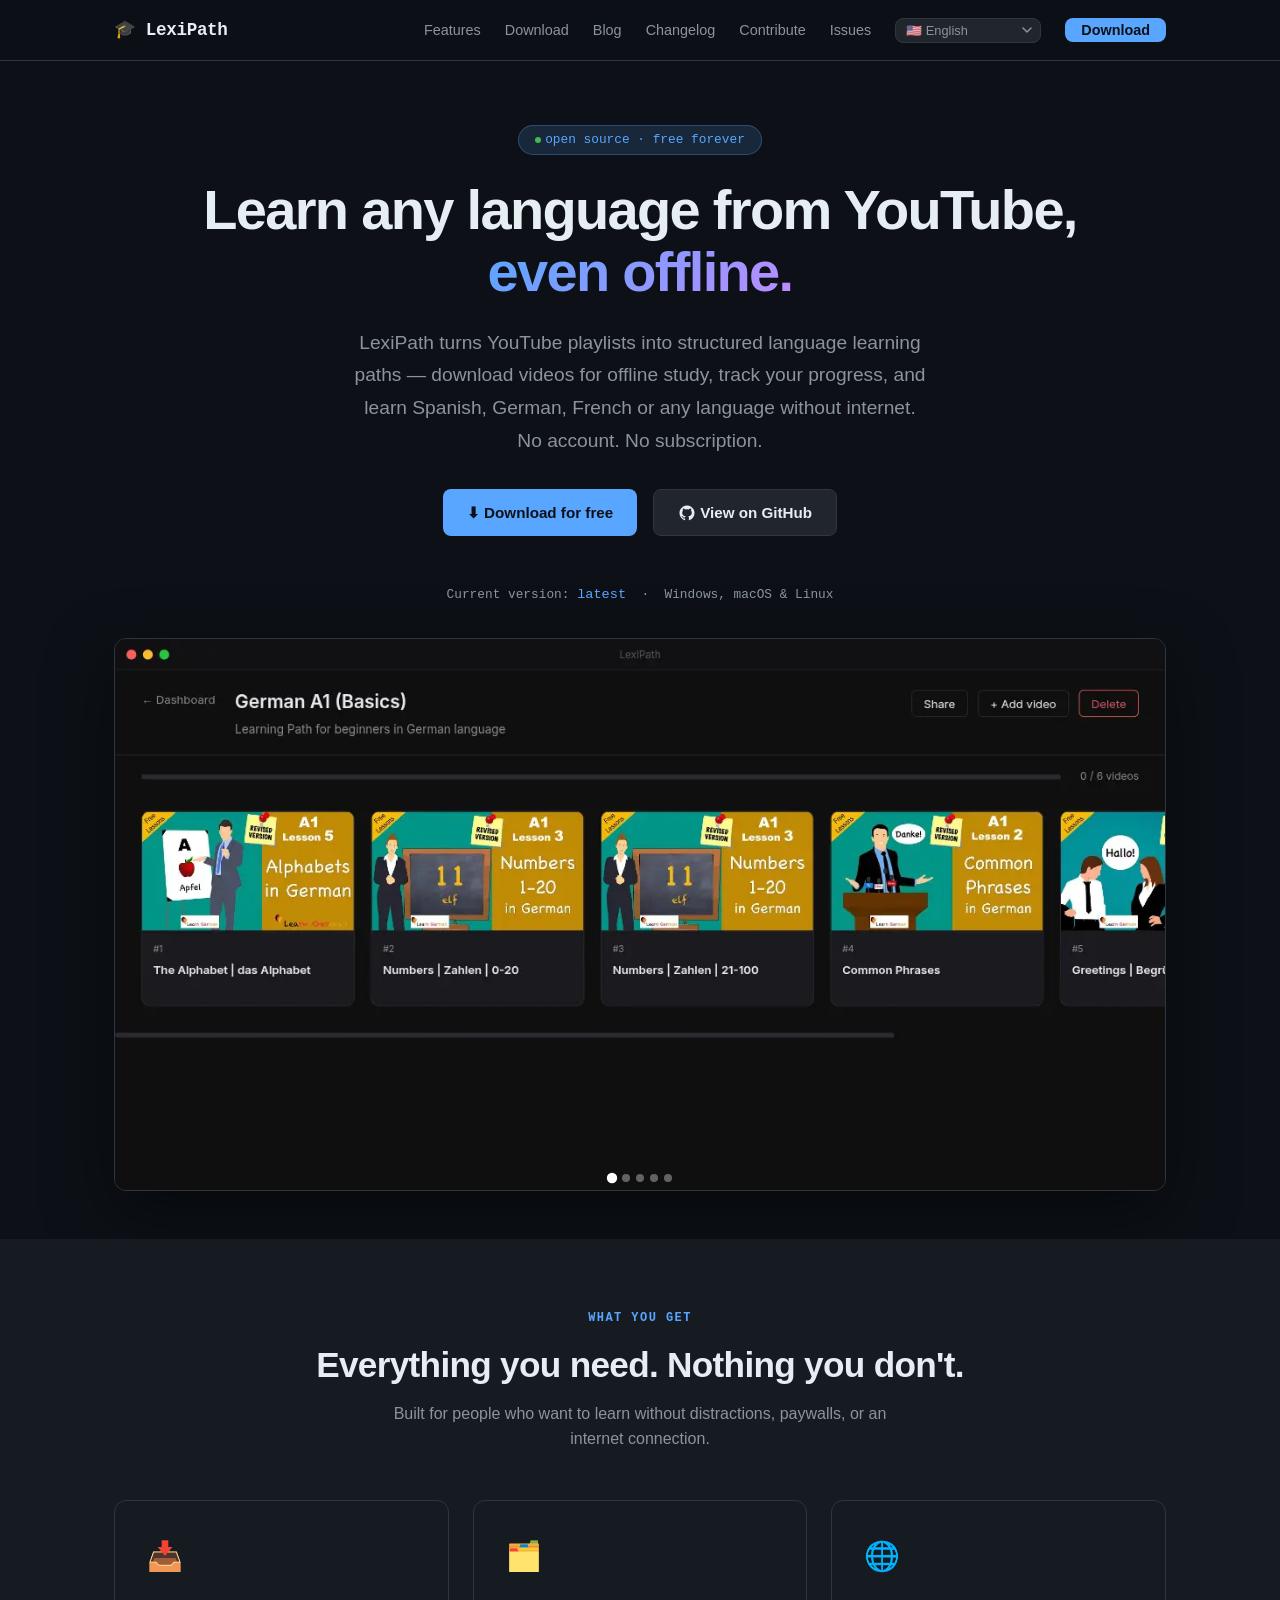
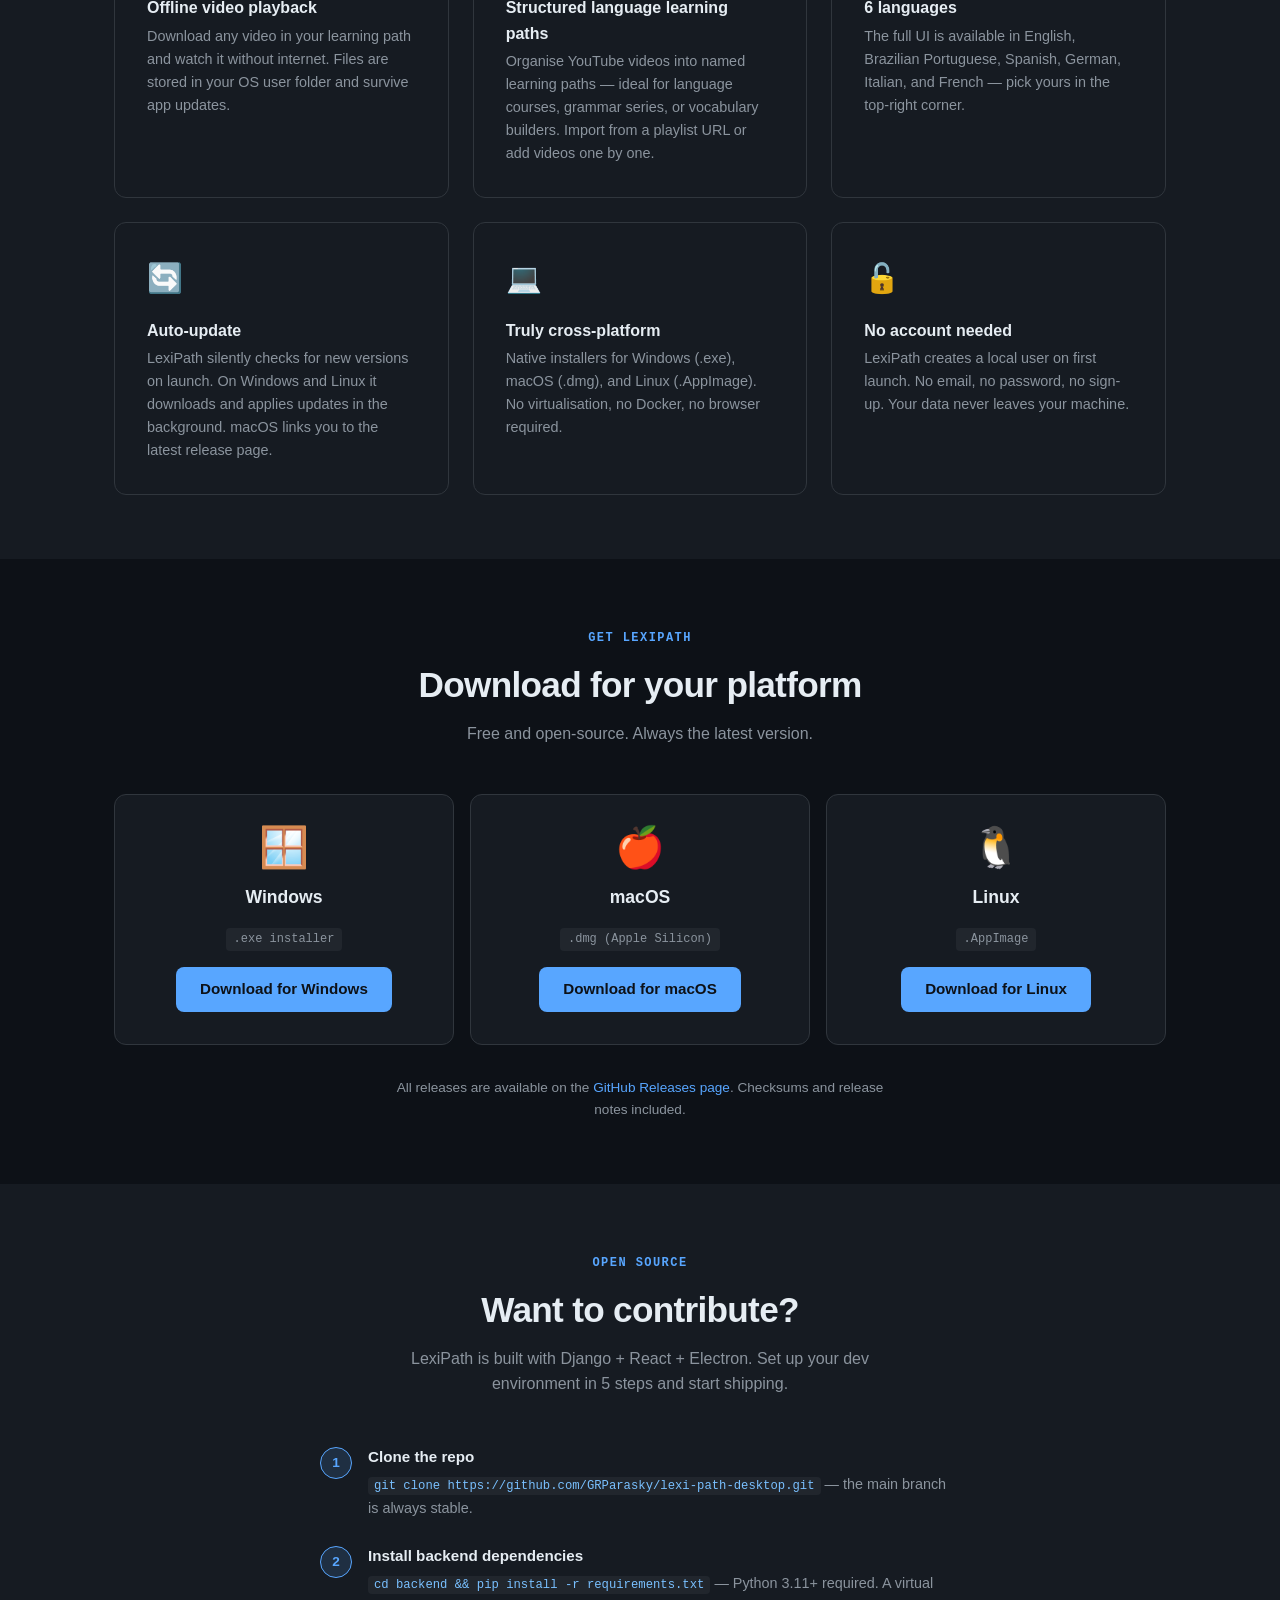
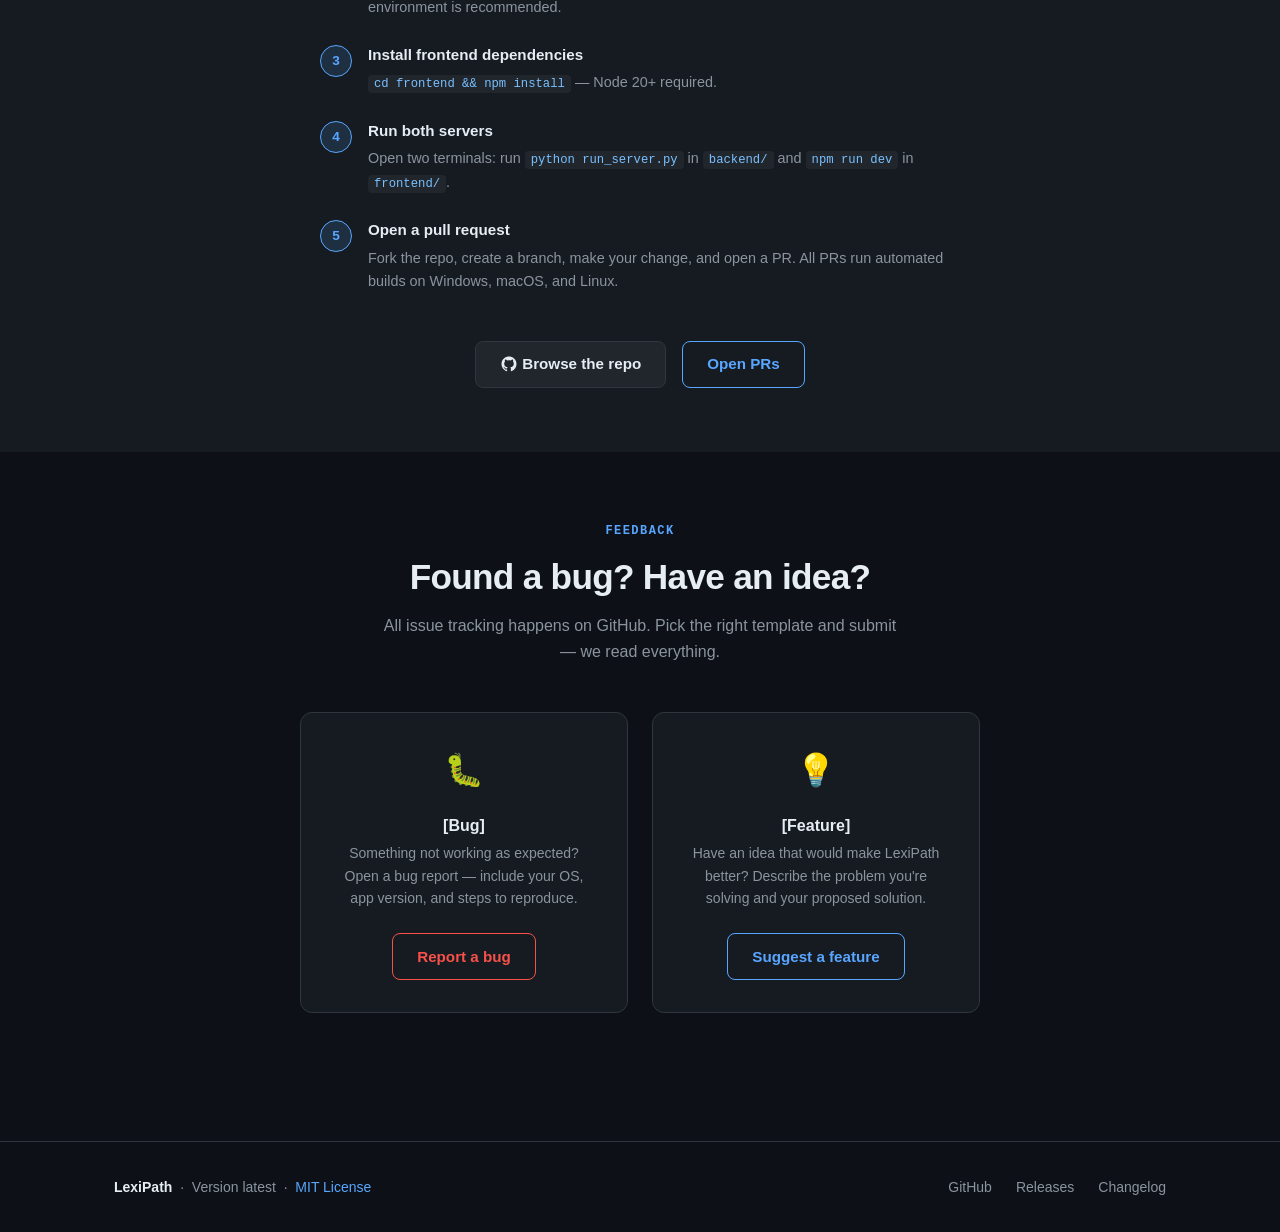
<file: index.html>
<!DOCTYPE html>
<html lang="en">
<head>
  <meta charset="UTF-8" />
  <meta name="viewport" content="width=device-width, initial-scale=1.0" />

  <title>LexiPath — Language Learning App for YouTube, Offline | Free &amp; Open Source</title>
  <meta name="description"
        content="LexiPath is a free desktop app for language learning from YouTube. Build structured learning paths, download videos for offline study, and learn Spanish, German, French or any language — no account needed. Windows, macOS &amp; Linux." />
  <link rel="canonical" href="https://grparasky.github.io/lexi-path-site/" />

  <meta name="google-site-verification" content="3VoXbo8cFuNnhsZnAc7vN3tq49bJ6YeFh1thhnF31gk" />

  <meta property="og:type"        content="website" />
  <meta property="og:url"         content="https://grparasky.github.io/lexi-path-site/" />
  <meta property="og:title"       content="LexiPath — Language Learning App for YouTube, Offline" />
  <meta property="og:description" content="Build structured language learning paths from YouTube playlists. Download videos for offline study. Learn Spanish, German, French and more — free, open-source, no account needed." />
  <meta property="og:image"       content="https://grparasky.github.io/lexi-path-site/img/og-image.webp" />
  <meta property="og:image:width"  content="1200" />
  <meta property="og:image:height" content="630" />
  <meta property="og:locale"      content="en_US" />
  <meta property="og:site_name"   content="LexiPath" />

  <meta name="twitter:card"        content="summary_large_image" />
  <meta name="twitter:title"       content="LexiPath — Language Learning App for YouTube, Offline" />
  <meta name="twitter:description" content="Build structured language learning paths from YouTube playlists. Download videos for offline study. Learn Spanish, German, French and more — free, open-source, no account needed." />
  <meta name="twitter:image"       content="https://grparasky.github.io/lexi-path-site/img/og-image.webp" />

  <script type="application/ld+json">
  {
    "@context": "https://schema.org",
    "@type": "SoftwareApplication",
    "name": "LexiPath",
    "applicationCategory": "EducationApplication",
    "operatingSystem": "Windows, macOS, Linux",
    "description": "LexiPath is a free, open-source offline YouTube learning app. Build learning paths from YouTube playlists and download videos for offline playback.",
    "url": "https://grparasky.github.io/lexi-path-site/",
    "downloadUrl": "https://github.com/GRParasky/lexi-path-desktop/releases/latest",
    "softwareVersion": "1.0.3",
    "releaseNotes": "https://github.com/GRParasky/lexi-path-desktop/blob/master/CHANGELOG.md",
    "license": "https://github.com/GRParasky/lexi-path-desktop/blob/master/LICENSE",
    "author": {
      "@type": "Person",
      "name": "GRParasky",
      "url": "https://github.com/GRParasky"
    },
    "offers": {
      "@type": "Offer",
      "price": "0",
      "priceCurrency": "USD"
    },
    "featureList": [
      "Offline video playback",
      "Learning path builder",
      "YouTube playlist import",
      "Multi-language interface",
      "Auto-update",
      "No account required",
      "Cross-platform"
    ]
  }
  </script>

  <script type="application/ld+json">
  {
    "@context": "https://schema.org",
    "@type": "FAQPage",
    "mainEntity": [
      {
        "@type": "Question",
        "name": "Can I use LexiPath to learn a language?",
        "acceptedAnswer": {
          "@type": "Answer",
          "text": "Yes. LexiPath lets you build structured language learning paths from YouTube playlists. Find YouTube courses for Spanish, German, French, or any language, import the playlist, and study offline at your own pace."
        }
      },
      {
        "@type": "Question",
        "name": "Does LexiPath work without internet?",
        "acceptedAnswer": {
          "@type": "Answer",
          "text": "Yes. LexiPath downloads videos to your local storage so you can watch them without an internet connection. Downloaded files survive app updates and never expire."
        }
      },
      {
        "@type": "Question",
        "name": "Is LexiPath free?",
        "acceptedAnswer": {
          "@type": "Answer",
          "text": "Yes. LexiPath is completely free and open-source under the MIT license. No subscription, no account required, no hidden costs."
        }
      },
      {
        "@type": "Question",
        "name": "Which platforms does LexiPath support?",
        "acceptedAnswer": {
          "@type": "Answer",
          "text": "LexiPath runs natively on Windows (.exe installer), macOS (.dmg, Apple Silicon), and Linux (.AppImage). No browser or virtualisation required."
        }
      },
      {
        "@type": "Question",
        "name": "How do I create a language learning path in LexiPath?",
        "acceptedAnswer": {
          "@type": "Answer",
          "text": "Import a YouTube playlist URL or add individual video URLs to create a named learning path. You can reorder videos, download them for offline playback, and track your progress as you go."
        }
      }
    ]
  }
  </script>

  <link rel="icon" href="data:image/svg+xml,<svg xmlns='http://www.w3.org/2000/svg' viewBox='0 0 100 100'><text y='.9em' font-size='90'>🎓</text></svg>" />
  <link rel="stylesheet" href="style.css" />
</head>

<body>

  <header role="banner">
    <nav class="site-nav" aria-label="Main navigation">
      <div class="container nav-inner">

        <a href="./" class="nav-logo" aria-label="LexiPath — back to home">
          🎓 LexiPath
        </a>

        <button
          id="nav-toggle"
          class="nav-toggle"
          aria-expanded="false"
          aria-controls="nav-links"
          aria-label="Open navigation menu"
        >
          <svg class="icon-menu" width="24" height="24" viewBox="0 0 24 24"
               fill="none" stroke="currentColor" stroke-width="2"
               stroke-linecap="round" aria-hidden="true">
            <line x1="3" y1="6" x2="21" y2="6"/>
            <line x1="3" y1="12" x2="21" y2="12"/>
            <line x1="3" y1="18" x2="21" y2="18"/>
          </svg>
          <svg class="icon-close" width="24" height="24" viewBox="0 0 24 24"
               fill="none" stroke="currentColor" stroke-width="2"
               stroke-linecap="round" aria-hidden="true" hidden>
            <line x1="18" y1="6" x2="6" y2="18"/>
            <line x1="6" y1="6" x2="18" y2="18"/>
          </svg>
        </button>

        <ul id="nav-links" class="nav-links" role="list">
          <li><a href="#features"     data-i18n="nav.features">Features</a></li>
          <li><a href="#download"     data-i18n="nav.download">Download</a></li>
          <li><a href="blog/"         data-i18n="nav.blog">Blog</a></li>
          <li><a href="changelog.html" data-i18n="nav.changelog">Changelog</a></li>
          <li><a href="#contributors" data-i18n="nav.contribute">Contribute</a></li>
          <li><a href="#issues"       data-i18n="nav.issues">Issues</a></li>
          <li class="nav-lang-item">
            <select id="lang-select" class="lang-select" aria-label="Select language">
              <option value="en">🇺🇸 English</option>
              <option value="pt-BR">🇧🇷 Português (BR)</option>
              <option value="es">🇪🇸 Español</option>
              <option value="de">🇩🇪 Deutsch</option>
              <option value="it">🇮🇹 Italiano</option>
              <option value="fr">🇫🇷 Français</option>
            </select>
          </li>
          <li>
            <a href="#download" class="nav-cta" aria-label="Download LexiPath"
               data-i18n="nav.cta">Download</a>
          </li>
        </ul>

      </div>
    </nav>
  </header>

  <main id="main-content">

    <!-- HERO -->
    <section id="hero" class="hero" aria-labelledby="hero-heading">
      <div class="container">

        <div class="hero-badge" aria-hidden="true">
          <span class="dot"></span>
          <span data-i18n="hero.badge">open source · free forever</span>
        </div>

        <h1 id="hero-heading">
          <span data-i18n="hero.heading1">Learn any language from YouTube,</span><br />
          <span class="gradient-text" data-i18n="hero.heading2">even offline.</span>
        </h1>

        <p class="hero-tagline" data-i18n="hero.tagline">
          LexiPath turns YouTube playlists into structured language learning paths — download videos for offline study, track your progress, and learn Spanish, German, French or any language without internet. No account. No subscription.
        </p>

        <div class="hero-actions">
          <a href="#download" class="btn btn-primary" data-i18n="hero.btn.download">
            ⬇ Download for free
          </a>
          <a href="https://github.com/GRParasky/lexi-path-desktop"
             class="btn btn-secondary"
             target="_blank"
             rel="noopener noreferrer"
             aria-label="View LexiPath source code on GitHub (opens in new tab)">
            <svg width="18" height="18" viewBox="0 0 24 24" fill="currentColor" aria-hidden="true">
              <path d="M12 2C6.477 2 2 6.484 2 12.017c0 4.425 2.865 8.18 6.839 9.504.5.092.682-.217.682-.483 0-.237-.008-.868-.013-1.703-2.782.605-3.369-1.343-3.369-1.343-.454-1.158-1.11-1.466-1.11-1.466-.908-.62.069-.608.069-.608 1.003.07 1.531 1.032 1.531 1.032.892 1.53 2.341 1.088 2.91.832.092-.647.35-1.088.636-1.338-2.22-.253-4.555-1.113-4.555-4.951 0-1.093.39-1.988 1.029-2.688-.103-.253-.446-1.272.098-2.65 0 0 .84-.27 2.75 1.026A9.564 9.564 0 0112 6.844c.85.004 1.705.115 2.504.337 1.909-1.296 2.747-1.027 2.747-1.027.546 1.379.202 2.398.1 2.651.64.7 1.028 1.595 1.028 2.688 0 3.848-2.339 4.695-4.566 4.943.359.309.678.92.678 1.855 0 1.338-.012 2.419-.012 2.747 0 .268.18.58.688.482A10.019 10.019 0 0022 12.017C22 6.484 17.522 2 12 2z"/>
            </svg>
            <span data-i18n="hero.btn.github">View on GitHub</span>
          </a>
        </div>

        <p class="hero-version">
          <span data-i18n="hero.version">Current version:</span>
          <span id="version-badge" class="version-loading">loading…</span>
          &nbsp;·&nbsp;
          <span data-i18n="hero.platforms">Windows, macOS &amp; Linux</span>
        </p>

        <div class="hero-mockup" role="region" aria-roledescription="carousel" aria-label="LexiPath app screenshots">

          <div class="carousel">
            <div class="carousel-track" id="carousel-track">

              <div class="carousel-slide" role="group" aria-roledescription="slide" aria-label="1 of 5: German A1 Learning Path">
                <img src="img/mockup/path-german-a1.webp"
                     alt="LexiPath showing a German A1 learning path with video thumbnails"
                     width="720" decoding="async" />
              </div>

              <div class="carousel-slide" role="group" aria-roledescription="slide" aria-label="2 of 5: Dashboard" aria-hidden="true">
                <img src="img/mockup/dashboard.webp"
                     alt="LexiPath dashboard showing multiple language learning paths"
                     width="720" loading="lazy" decoding="async" />
              </div>

              <div class="carousel-slide" role="group" aria-roledescription="slide" aria-label="3 of 5: Offline Download" aria-hidden="true">
                <img src="img/mockup/path-german-a1-offline.webp"
                     alt="LexiPath showing a video downloaded for offline viewing"
                     width="720" loading="lazy" decoding="async" />
              </div>

              <div class="carousel-slide" role="group" aria-roledescription="slide" aria-label="4 of 5: Progress Tracking" aria-hidden="true">
                <img src="img/mockup/path-german-a1-progress.webp"
                     alt="LexiPath showing progress tracking on a German A1 learning path"
                     width="720" loading="lazy" decoding="async" />
              </div>

              <div class="carousel-slide" role="group" aria-roledescription="slide" aria-label="5 of 5: Theater Mode" aria-hidden="true">
                <img src="img/mockup/theater-mode.webp"
                     alt="LexiPath theater mode with in-app video playback"
                     width="720" loading="lazy" decoding="async" />
              </div>

            </div><!-- /.carousel-track -->

            <button class="carousel-btn carousel-btn--prev" id="carousel-prev" aria-label="Previous screenshot">
              <svg width="20" height="20" viewBox="0 0 24 24" fill="none" stroke="currentColor"
                   stroke-width="2.5" stroke-linecap="round" stroke-linejoin="round" aria-hidden="true">
                <polyline points="15 18 9 12 15 6"/>
              </svg>
            </button>
            <button class="carousel-btn carousel-btn--next" id="carousel-next" aria-label="Next screenshot">
              <svg width="20" height="20" viewBox="0 0 24 24" fill="none" stroke="currentColor"
                   stroke-width="2.5" stroke-linecap="round" stroke-linejoin="round" aria-hidden="true">
                <polyline points="9 18 15 12 9 6"/>
              </svg>
            </button>

            <div class="carousel-dots" role="tablist" aria-label="Screenshot navigation">
              <button class="carousel-dot" role="tab" aria-selected="true"  aria-label="Screenshot 1: German A1 Learning Path" data-index="0"></button>
              <button class="carousel-dot" role="tab" aria-selected="false" aria-label="Screenshot 2: Dashboard"               data-index="1"></button>
              <button class="carousel-dot" role="tab" aria-selected="false" aria-label="Screenshot 3: Offline Download"        data-index="2"></button>
              <button class="carousel-dot" role="tab" aria-selected="false" aria-label="Screenshot 4: Progress Tracking"       data-index="3"></button>
              <button class="carousel-dot" role="tab" aria-selected="false" aria-label="Screenshot 5: Theater Mode"            data-index="4"></button>
            </div>

          </div><!-- /.carousel -->
        </div><!-- /.hero-mockup -->

      </div>
    </section>

    <!-- FEATURES -->
    <section id="features" class="section section-alt"
             aria-labelledby="features-heading">
      <div class="container">

        <header class="section-header">
          <span class="section-label" data-i18n="features.label">What you get</span>
          <h2 id="features-heading" data-i18n="features.heading">Everything you need. Nothing you don't.</h2>
          <p data-i18n="features.desc">Built for people who want to learn without distractions, paywalls, or an internet connection.</p>
        </header>

        <div class="features-grid" role="list">

          <article class="feature-card" role="listitem">
            <span class="feature-icon" aria-hidden="true">📥</span>
            <h3 data-i18n="features.offline.title">Offline video playback</h3>
            <p data-i18n="features.offline.desc">Download any video in your learning path and watch it without internet. Files are stored in your OS user folder and survive app updates.</p>
          </article>

          <article class="feature-card" role="listitem">
            <span class="feature-icon" aria-hidden="true">🗂️</span>
            <h3 data-i18n="features.paths.title">Structured language learning paths</h3>
            <p data-i18n="features.paths.desc">Organise YouTube videos into named learning paths — ideal for language courses, grammar series, or vocabulary builders. Import from a playlist URL or add videos one by one.</p>
          </article>

          <article class="feature-card" role="listitem">
            <span class="feature-icon" aria-hidden="true">🌐</span>
            <h3 data-i18n="features.languages.title">6 languages</h3>
            <p data-i18n="features.languages.desc">The full UI is available in English, Brazilian Portuguese, Spanish, German, Italian, and French — pick yours in the top-right corner.</p>
          </article>

          <article class="feature-card" role="listitem">
            <span class="feature-icon" aria-hidden="true">🔄</span>
            <h3 data-i18n="features.updates.title">Auto-update</h3>
            <p data-i18n="features.updates.desc">LexiPath silently checks for new versions on launch. On Windows and Linux it downloads and applies updates in the background. macOS links you to the latest release page.</p>
          </article>

          <article class="feature-card" role="listitem">
            <span class="feature-icon" aria-hidden="true">💻</span>
            <h3 data-i18n="features.crossplatform.title">Truly cross-platform</h3>
            <p data-i18n="features.crossplatform.desc">Native installers for Windows (.exe), macOS (.dmg), and Linux (.AppImage). No virtualisation, no Docker, no browser required.</p>
          </article>

          <article class="feature-card" role="listitem">
            <span class="feature-icon" aria-hidden="true">🔓</span>
            <h3 data-i18n="features.noaccount.title">No account needed</h3>
            <p data-i18n="features.noaccount.desc">LexiPath creates a local user on first launch. No email, no password, no sign-up. Your data never leaves your machine.</p>
          </article>

        </div>
      </div>
    </section>

    <!-- DOWNLOAD -->
    <section id="download" class="section" aria-labelledby="download-heading">
      <div class="container">

        <header class="section-header">
          <span class="section-label" data-i18n="download.label">Get LexiPath</span>
          <h2 id="download-heading" data-i18n="download.heading">Download for your platform</h2>
          <p data-i18n="download.desc">Free and open-source. Always the latest version.</p>
        </header>

        <div class="download-grid">

          <div class="download-card">
            <span class="download-icon" aria-hidden="true">🪟</span>
            <h3>Windows</h3>
            <span class="file-type" data-i18n="download.windows.filetype">.exe installer</span>
            <a id="dl-windows"
               href="https://github.com/GRParasky/lexi-path-desktop/releases/latest"
               class="btn btn-primary"
               download
               aria-label="Download LexiPath for Windows"
               data-i18n="download.windows.btn">
              Download for Windows
            </a>
          </div>

          <div class="download-card">
            <span class="download-icon" aria-hidden="true">🍎</span>
            <h3>macOS</h3>
            <span class="file-type" data-i18n="download.mac.filetype">.dmg (Apple Silicon)</span>
            <a id="dl-mac"
               href="https://github.com/GRParasky/lexi-path-desktop/releases/latest"
               class="btn btn-primary"
               download
               aria-label="Download LexiPath for macOS Apple Silicon"
               data-i18n="download.mac.btn">
              Download for macOS
            </a>
          </div>

          <div class="download-card">
            <span class="download-icon" aria-hidden="true">🐧</span>
            <h3>Linux</h3>
            <span class="file-type" data-i18n="download.linux.filetype">.AppImage</span>
            <a id="dl-linux"
               href="https://github.com/GRParasky/lexi-path-desktop/releases/latest"
               class="btn btn-primary"
               download
               aria-label="Download LexiPath for Linux"
               data-i18n="download.linux.btn">
              Download for Linux
            </a>
          </div>

        </div>

        <p class="download-note" data-i18n-html="download.note">
          All releases are available on the
          <a href="https://github.com/GRParasky/lexi-path-desktop/releases"
             target="_blank" rel="noopener noreferrer">GitHub Releases page</a>.
          Checksums and release notes included.
        </p>

      </div>
    </section>

    <!-- CONTRIBUTORS -->
    <section id="contributors" class="section section-alt"
             aria-labelledby="contributors-heading">
      <div class="container">

        <header class="section-header">
          <span class="section-label" data-i18n="contributors.label">Open source</span>
          <h2 id="contributors-heading" data-i18n="contributors.heading">Want to contribute?</h2>
          <p data-i18n="contributors.desc">LexiPath is built with Django + React + Electron. Set up your dev environment in 5 steps and start shipping.</p>
        </header>

        <ol class="steps-list" aria-label="Development setup steps">

          <li class="step-item">
            <span class="step-num" aria-hidden="true">1</span>
            <div class="step-content">
              <h3 data-i18n="contributors.step1.title">Clone the repo</h3>
              <p data-i18n-html="contributors.step1.desc"><code>git clone https://github.com/GRParasky/lexi-path-desktop.git</code> — the main branch is always stable.</p>
            </div>
          </li>

          <li class="step-item">
            <span class="step-num" aria-hidden="true">2</span>
            <div class="step-content">
              <h3 data-i18n="contributors.step2.title">Install backend dependencies</h3>
              <p data-i18n-html="contributors.step2.desc"><code>cd backend &amp;&amp; pip install -r requirements.txt</code> — Python 3.11+ required. A virtual environment is recommended.</p>
            </div>
          </li>

          <li class="step-item">
            <span class="step-num" aria-hidden="true">3</span>
            <div class="step-content">
              <h3 data-i18n="contributors.step3.title">Install frontend dependencies</h3>
              <p data-i18n-html="contributors.step3.desc"><code>cd frontend &amp;&amp; npm install</code> — Node 20+ required.</p>
            </div>
          </li>

          <li class="step-item">
            <span class="step-num" aria-hidden="true">4</span>
            <div class="step-content">
              <h3 data-i18n="contributors.step4.title">Run both servers</h3>
              <p data-i18n-html="contributors.step4.desc">Open two terminals: run <code>python run_server.py</code> in <code>backend/</code> and <code>npm run dev</code> in <code>frontend/</code>.</p>
            </div>
          </li>

          <li class="step-item">
            <span class="step-num" aria-hidden="true">5</span>
            <div class="step-content">
              <h3 data-i18n="contributors.step5.title">Open a pull request</h3>
              <p data-i18n="contributors.step5.desc">Fork the repo, create a branch, make your change, and open a PR. All PRs run automated builds on Windows, macOS, and Linux.</p>
            </div>
          </li>

        </ol>

        <div class="contributors-cta">
          <a href="https://github.com/GRParasky/lexi-path-desktop"
             class="btn btn-secondary"
             target="_blank"
             rel="noopener noreferrer"
             aria-label="View LexiPath repository on GitHub (opens in new tab)">
            <svg width="18" height="18" viewBox="0 0 24 24" fill="currentColor" aria-hidden="true">
              <path d="M12 2C6.477 2 2 6.484 2 12.017c0 4.425 2.865 8.18 6.839 9.504.5.092.682-.217.682-.483 0-.237-.008-.868-.013-1.703-2.782.605-3.369-1.343-3.369-1.343-.454-1.158-1.11-1.466-1.11-1.466-.908-.62.069-.608.069-.608 1.003.07 1.531 1.032 1.531 1.032.892 1.53 2.341 1.088 2.91.832.092-.647.35-1.088.636-1.338-2.22-.253-4.555-1.113-4.555-4.951 0-1.093.39-1.988 1.029-2.688-.103-.253-.446-1.272.098-2.65 0 0 .84-.27 2.75 1.026A9.564 9.564 0 0112 6.844c.85.004 1.705.115 2.504.337 1.909-1.296 2.747-1.027 2.747-1.027.546 1.379.202 2.398.1 2.651.64.7 1.028 1.595 1.028 2.688 0 3.848-2.339 4.695-4.566 4.943.359.309.678.92.678 1.855 0 1.338-.012 2.419-.012 2.747 0 .268.18.58.688.482A10.019 10.019 0 0022 12.017C22 6.484 17.522 2 12 2z"/>
            </svg>
            <span data-i18n="contributors.btn.repo">Browse the repo</span>
          </a>
          <a href="https://github.com/GRParasky/lexi-path-desktop/pulls"
             class="btn btn-ghost"
             target="_blank"
             rel="noopener noreferrer"
             aria-label="View open pull requests on GitHub (opens in new tab)"
             data-i18n="contributors.btn.prs">
            Open PRs
          </a>
        </div>

      </div>
    </section>

    <!-- ISSUES -->
    <section id="issues" class="section" aria-labelledby="issues-heading">
      <div class="container">

        <header class="section-header">
          <span class="section-label" data-i18n="issues.label">Feedback</span>
          <h2 id="issues-heading" data-i18n="issues.heading">Found a bug? Have an idea?</h2>
          <p data-i18n="issues.desc">All issue tracking happens on GitHub. Pick the right template and submit — we read everything.</p>
        </header>

        <div class="issues-grid">

          <div class="issue-card bug">
            <span class="issue-icon" aria-hidden="true">🐛</span>
            <h3 data-i18n="issues.bug.title">Report a bug</h3>
            <p data-i18n="issues.bug.desc">Something not working as expected? Open a bug report — include your OS, app version, and steps to reproduce.</p>
            <a id="issue-bug-btn"
               href="https://github.com/GRParasky/lexi-path-desktop/issues/new?labels=bug"
               class="btn btn-danger"
               target="_blank"
               rel="noopener noreferrer"
               aria-label="Open a bug report on GitHub (opens in new tab)"
               data-i18n="issues.bug.btn">
              Report a bug
            </a>
          </div>

          <div class="issue-card feature">
            <span class="issue-icon" aria-hidden="true">💡</span>
            <h3 data-i18n="issues.feature.title">Suggest a feature</h3>
            <p data-i18n="issues.feature.desc">Have an idea that would make LexiPath better? Describe the problem you're solving and your proposed solution.</p>
            <a id="issue-feature-btn"
               href="https://github.com/GRParasky/lexi-path-desktop/issues/new?labels=enhancement"
               class="btn btn-ghost"
               target="_blank"
               rel="noopener noreferrer"
               aria-label="Open a feature request on GitHub (opens in new tab)"
               data-i18n="issues.feature.btn">
              Suggest a feature
            </a>
          </div>

        </div>

      </div>
    </section>

  </main>

  <footer class="site-footer" role="contentinfo">
    <div class="container footer-inner">

      <p class="footer-left">
        <strong>LexiPath</strong> &nbsp;·&nbsp;
        <span data-i18n="footer.version">Version</span> <span id="footer-version">…</span> &nbsp;·&nbsp;
        <a href="https://github.com/GRParasky/lexi-path-desktop/blob/master/LICENSE"
           target="_blank"
           rel="noopener noreferrer"
           data-i18n="footer.license">
          MIT License
        </a>
      </p>

      <ul class="footer-links" role="list">
        <li><a href="https://github.com/GRParasky/lexi-path-desktop" target="_blank" rel="noopener noreferrer">GitHub</a></li>
        <li><a href="https://github.com/GRParasky/lexi-path-desktop/releases" target="_blank" rel="noopener noreferrer">Releases</a></li>
        <li><a href="changelog.html">Changelog</a></li>
      </ul>

    </div>
  </footer>

  <!-- i18n must load before main.js so language is applied on first paint -->
  <script src="i18n.js" defer></script>
  <script src="main.js" defer></script>

</body>
</html>
</file>
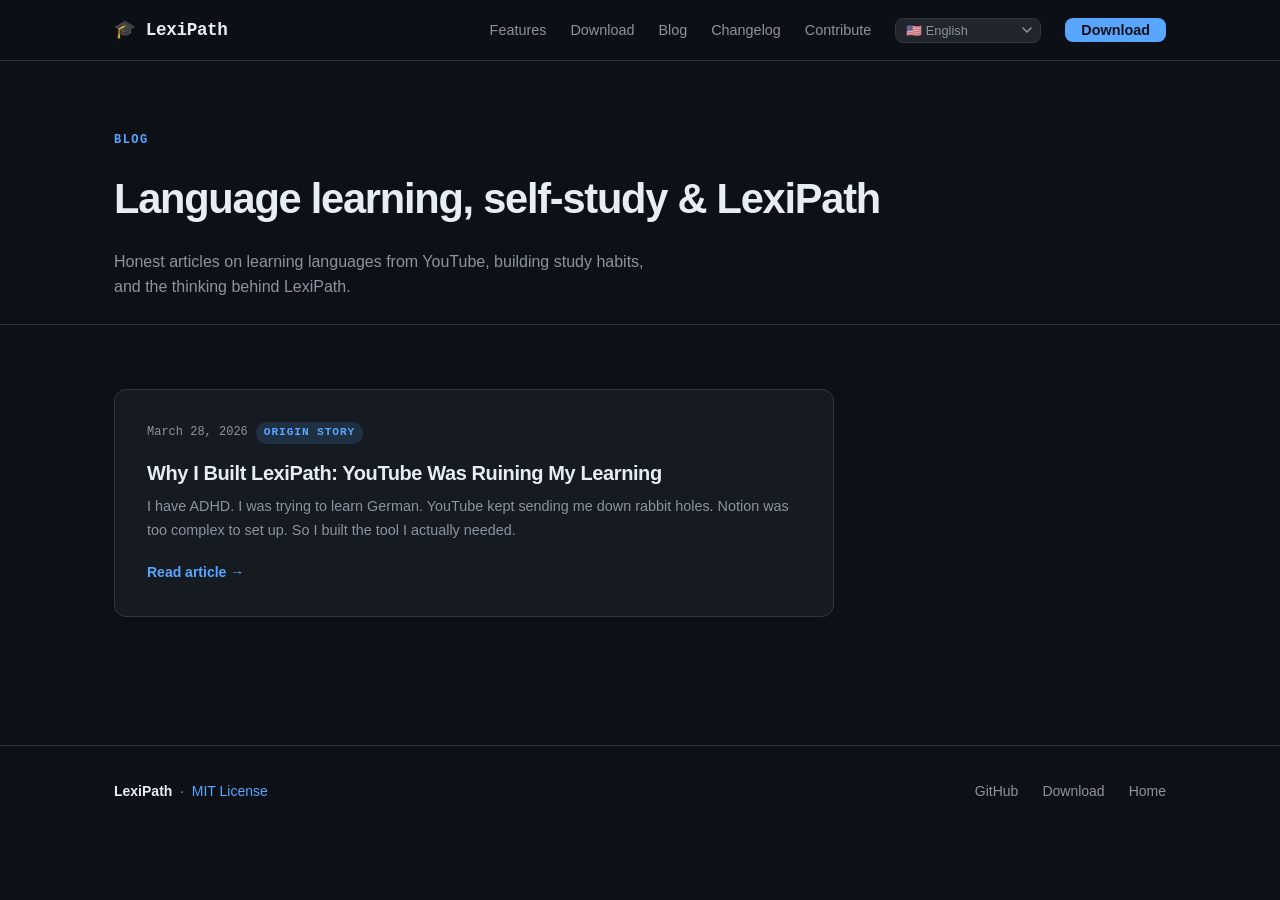
<file: blog/index.html>
<!DOCTYPE html>
<html lang="en">
<head>
  <meta charset="UTF-8" />
  <meta name="viewport" content="width=device-width, initial-scale=1.0" />

  <title>Blog — LexiPath</title>
  <meta name="description"
        content="Articles on language learning, self-study strategies, and the story behind LexiPath — the free offline YouTube learning app." />
  <link rel="canonical" href="https://grparasky.github.io/lexi-path-site/blog/" />

  <meta property="og:type"        content="website" />
  <meta property="og:url"         content="https://grparasky.github.io/lexi-path-site/blog/" />
  <meta property="og:title"       content="Blog — LexiPath" />
  <meta property="og:description" content="Articles on language learning, self-study strategies, and the story behind LexiPath." />
  <meta property="og:image"       content="https://grparasky.github.io/lexi-path-site/img/og-image.webp" />
  <meta property="og:locale"      content="en_US" />
  <meta property="og:site_name"   content="LexiPath" />

  <link rel="icon" href="data:image/svg+xml,<svg xmlns='http://www.w3.org/2000/svg' viewBox='0 0 100 100'><text y='.9em' font-size='90'>🎓</text></svg>" />
  <link rel="stylesheet" href="../style.css" />
  <link rel="stylesheet" href="blog.css" />
</head>

<body>

  <header role="banner">
    <nav class="site-nav" aria-label="Main navigation">
      <div class="container nav-inner">

        <a href="../" class="nav-logo" aria-label="LexiPath — back to home">
          🎓 LexiPath
        </a>

        <button
          id="nav-toggle"
          class="nav-toggle"
          aria-expanded="false"
          aria-controls="nav-links"
          aria-label="Open navigation menu"
        >
          <svg class="icon-menu" width="24" height="24" viewBox="0 0 24 24"
               fill="none" stroke="currentColor" stroke-width="2"
               stroke-linecap="round" aria-hidden="true">
            <line x1="3" y1="6" x2="21" y2="6"/>
            <line x1="3" y1="12" x2="21" y2="12"/>
            <line x1="3" y1="18" x2="21" y2="18"/>
          </svg>
          <svg class="icon-close" width="24" height="24" viewBox="0 0 24 24"
               fill="none" stroke="currentColor" stroke-width="2"
               stroke-linecap="round" aria-hidden="true" hidden>
            <line x1="18" y1="6" x2="6" y2="18"/>
            <line x1="6" y1="6" x2="18" y2="18"/>
          </svg>
        </button>

        <ul id="nav-links" class="nav-links" role="list">
          <li><a href="../#features"     data-i18n="nav.features">Features</a></li>
          <li><a href="../#download"     data-i18n="nav.download">Download</a></li>
          <li><a href="./"              data-i18n="nav.blog">Blog</a></li>
          <li><a href="../changelog.html" data-i18n="nav.changelog">Changelog</a></li>
          <li><a href="../#contributors" data-i18n="nav.contribute">Contribute</a></li>
          <li class="nav-lang-item">
            <select id="lang-select" class="lang-select" aria-label="Select language">
              <option value="en">🇺🇸 English</option>
              <option value="pt-BR">🇧🇷 Português (BR)</option>
              <option value="es">🇪🇸 Español</option>
              <option value="de">🇩🇪 Deutsch</option>
              <option value="it">🇮🇹 Italiano</option>
              <option value="fr">🇫🇷 Français</option>
            </select>
          </li>
          <li>
            <a href="../#download" class="nav-cta" data-i18n="nav.cta">Download</a>
          </li>
        </ul>

      </div>
    </nav>
  </header>

  <main id="main-content">
    <section class="blog-hero section">
      <div class="container">
        <span class="section-label">Blog</span>
        <h1>Language learning, self-study &amp; LexiPath</h1>
        <p class="blog-hero-desc">Honest articles on learning languages from YouTube, building study habits, and the thinking behind LexiPath.</p>
      </div>
    </section>

    <section class="section" aria-label="Blog posts">
      <div class="container">
        <div class="post-grid">

          <article class="post-card">
            <div class="post-meta">
              <span class="post-date">March 28, 2026</span>
              <span class="post-tag">Origin story</span>
            </div>
            <h2 class="post-title">
              <a href="why-i-built-lexipath.html">
                Why I Built LexiPath: YouTube Was Ruining My Learning
              </a>
            </h2>
            <p class="post-excerpt">
              I have ADHD. I was trying to learn German. YouTube kept sending me down rabbit holes. Notion was too complex to set up. So I built the tool I actually needed.
            </p>
            <a href="why-i-built-lexipath.html" class="post-read-more" aria-label="Read: Why I Built LexiPath">
              Read article →
            </a>
          </article>

        </div>
      </div>
    </section>
  </main>

  <footer class="site-footer" role="contentinfo">
    <div class="container footer-inner">
      <p class="footer-left">
        <strong>LexiPath</strong> &nbsp;·&nbsp;
        <a href="https://github.com/GRParasky/lexi-path-desktop/blob/master/LICENSE"
           target="_blank" rel="noopener noreferrer">MIT License</a>
      </p>
      <ul class="footer-links" role="list">
        <li><a href="https://github.com/GRParasky/lexi-path-desktop" target="_blank" rel="noopener noreferrer">GitHub</a></li>
        <li><a href="../#download">Download</a></li>
        <li><a href="../">Home</a></li>
      </ul>
    </div>
  </footer>

  <script src="../i18n.js" defer></script>
  <script src="../main.js" defer></script>

</body>
</html>
</file>
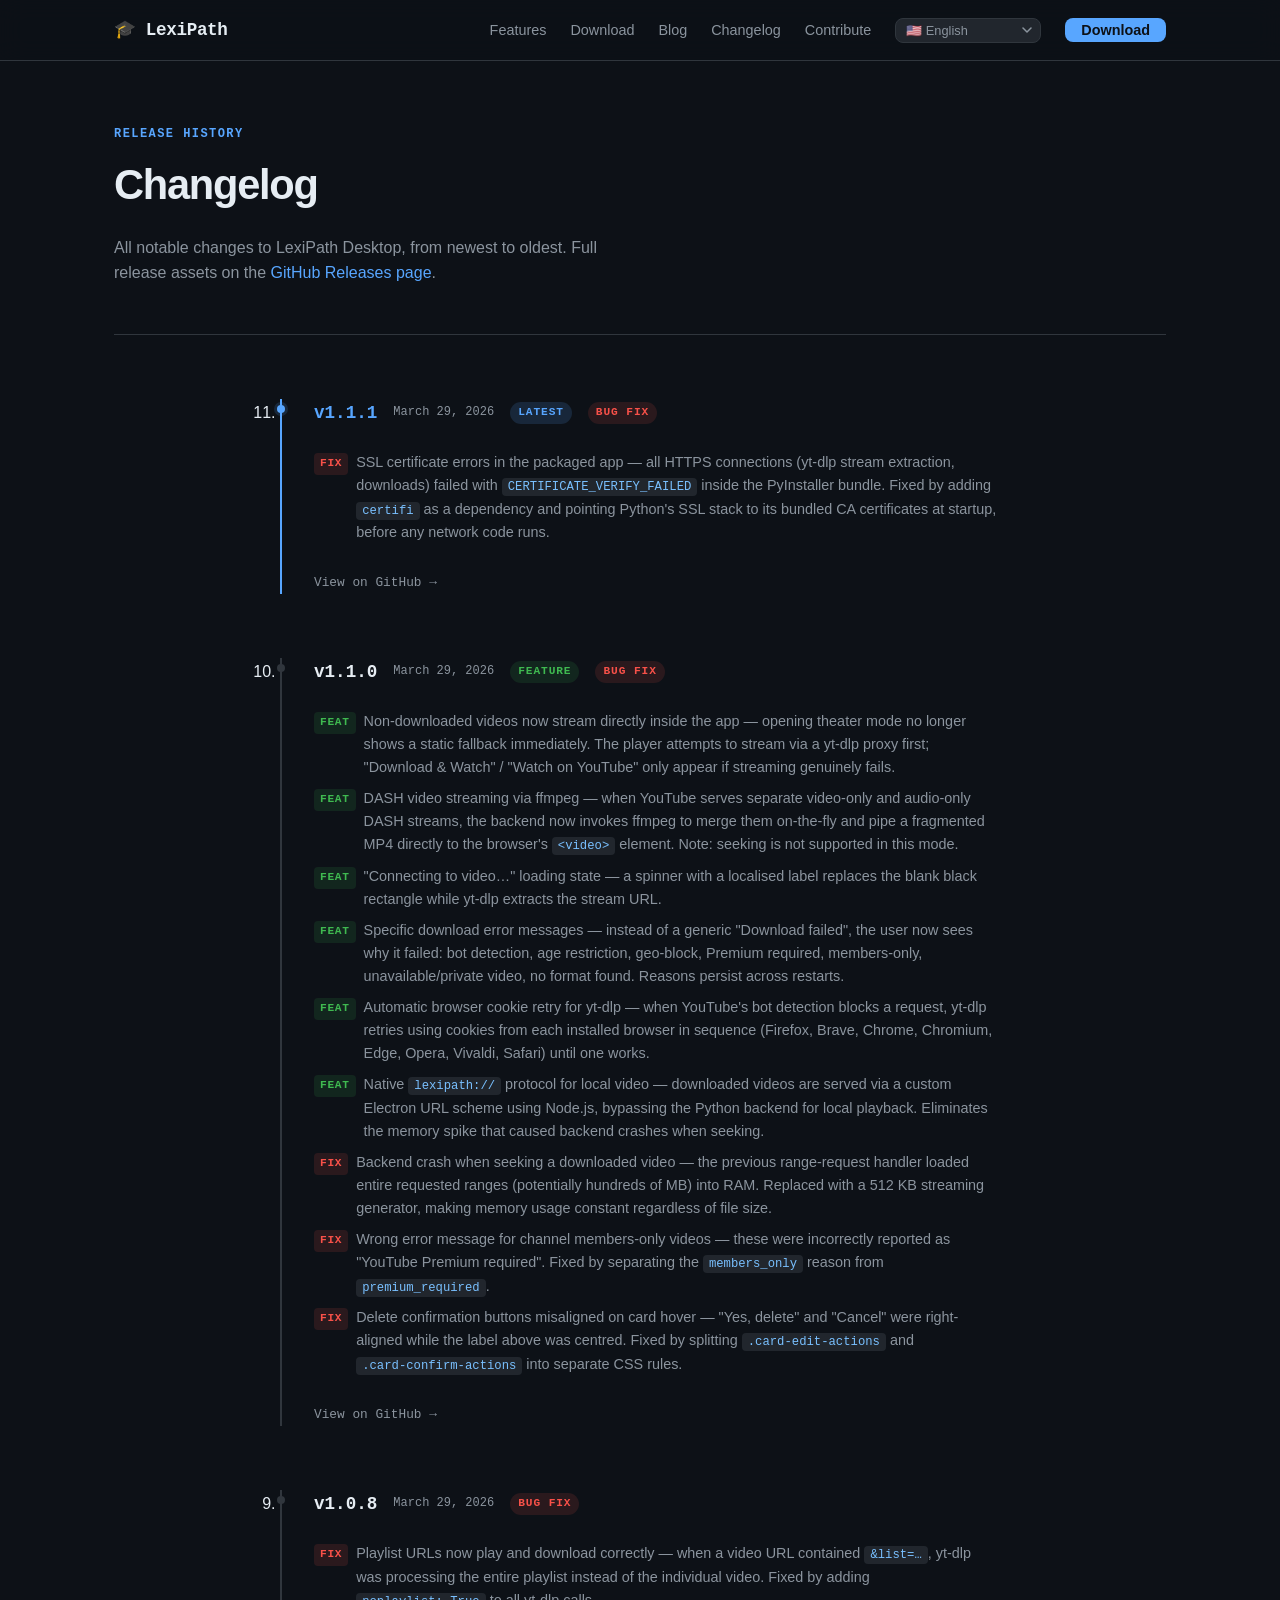
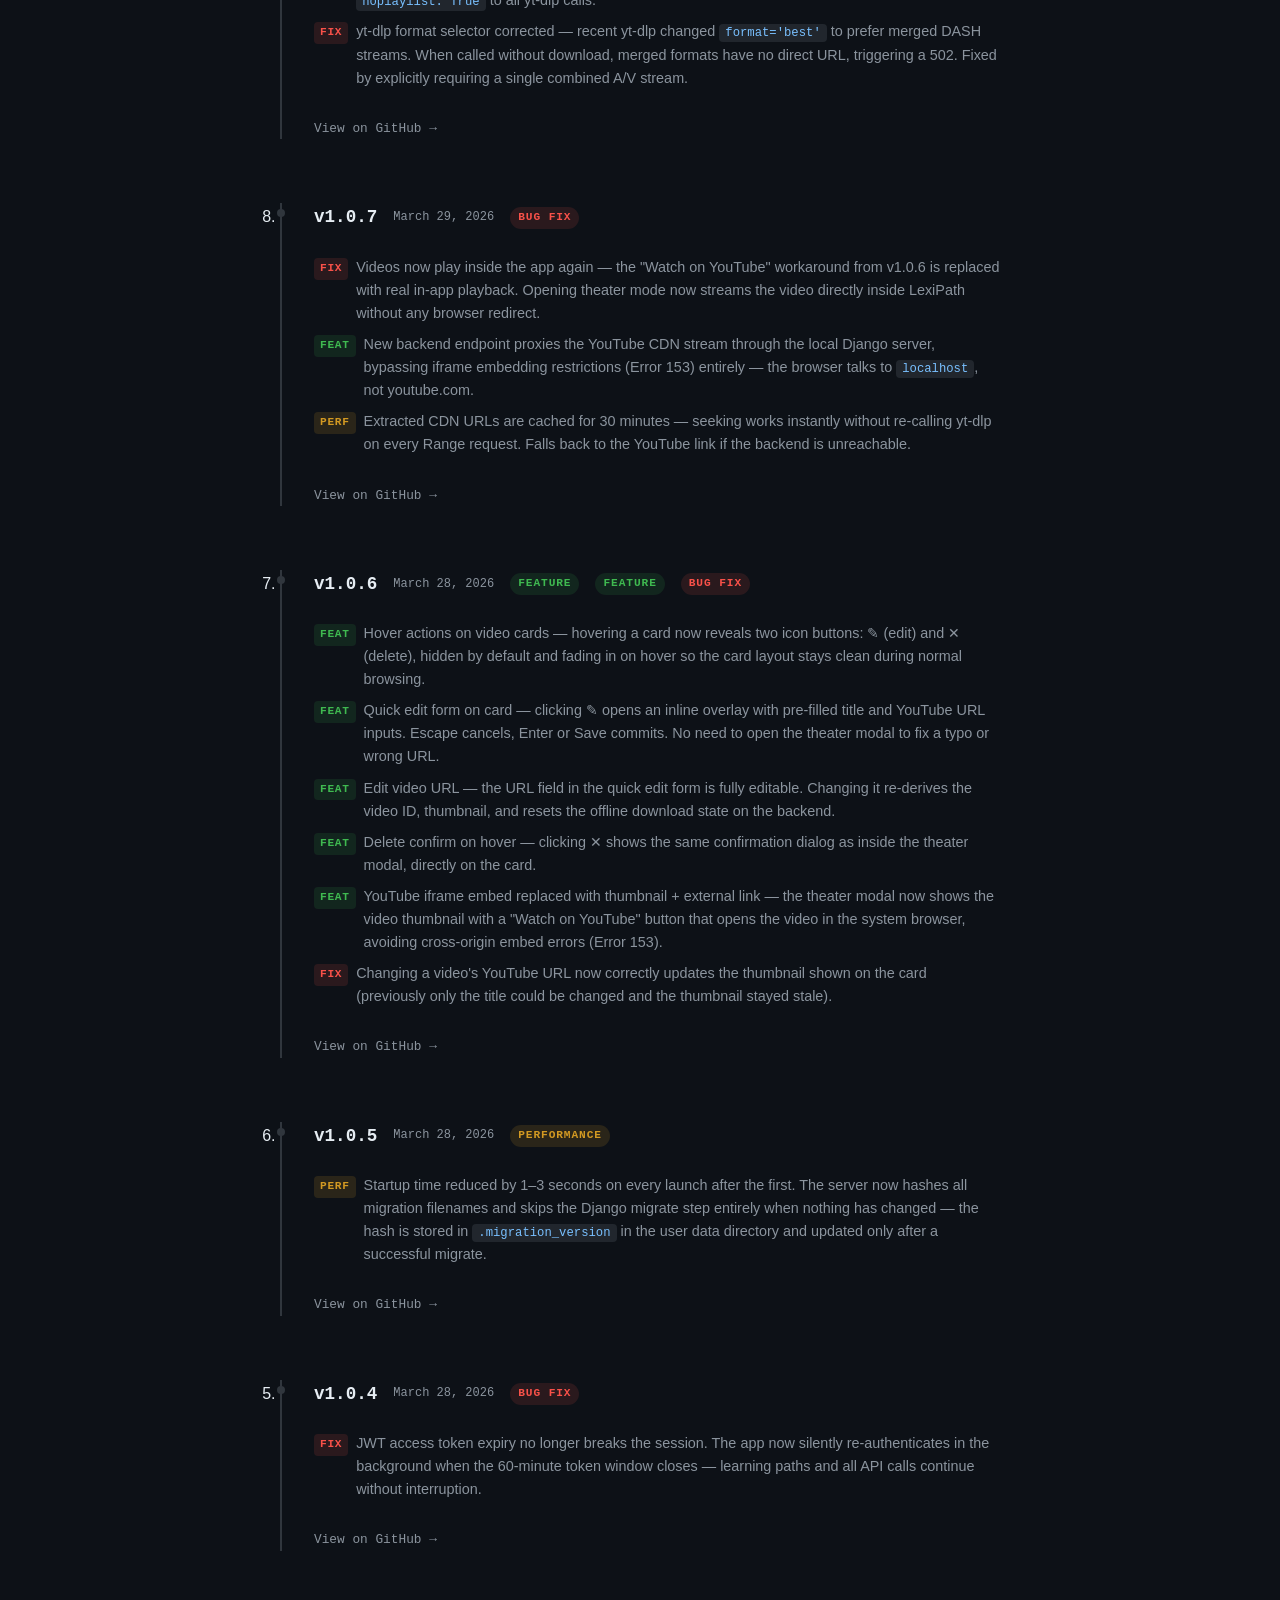
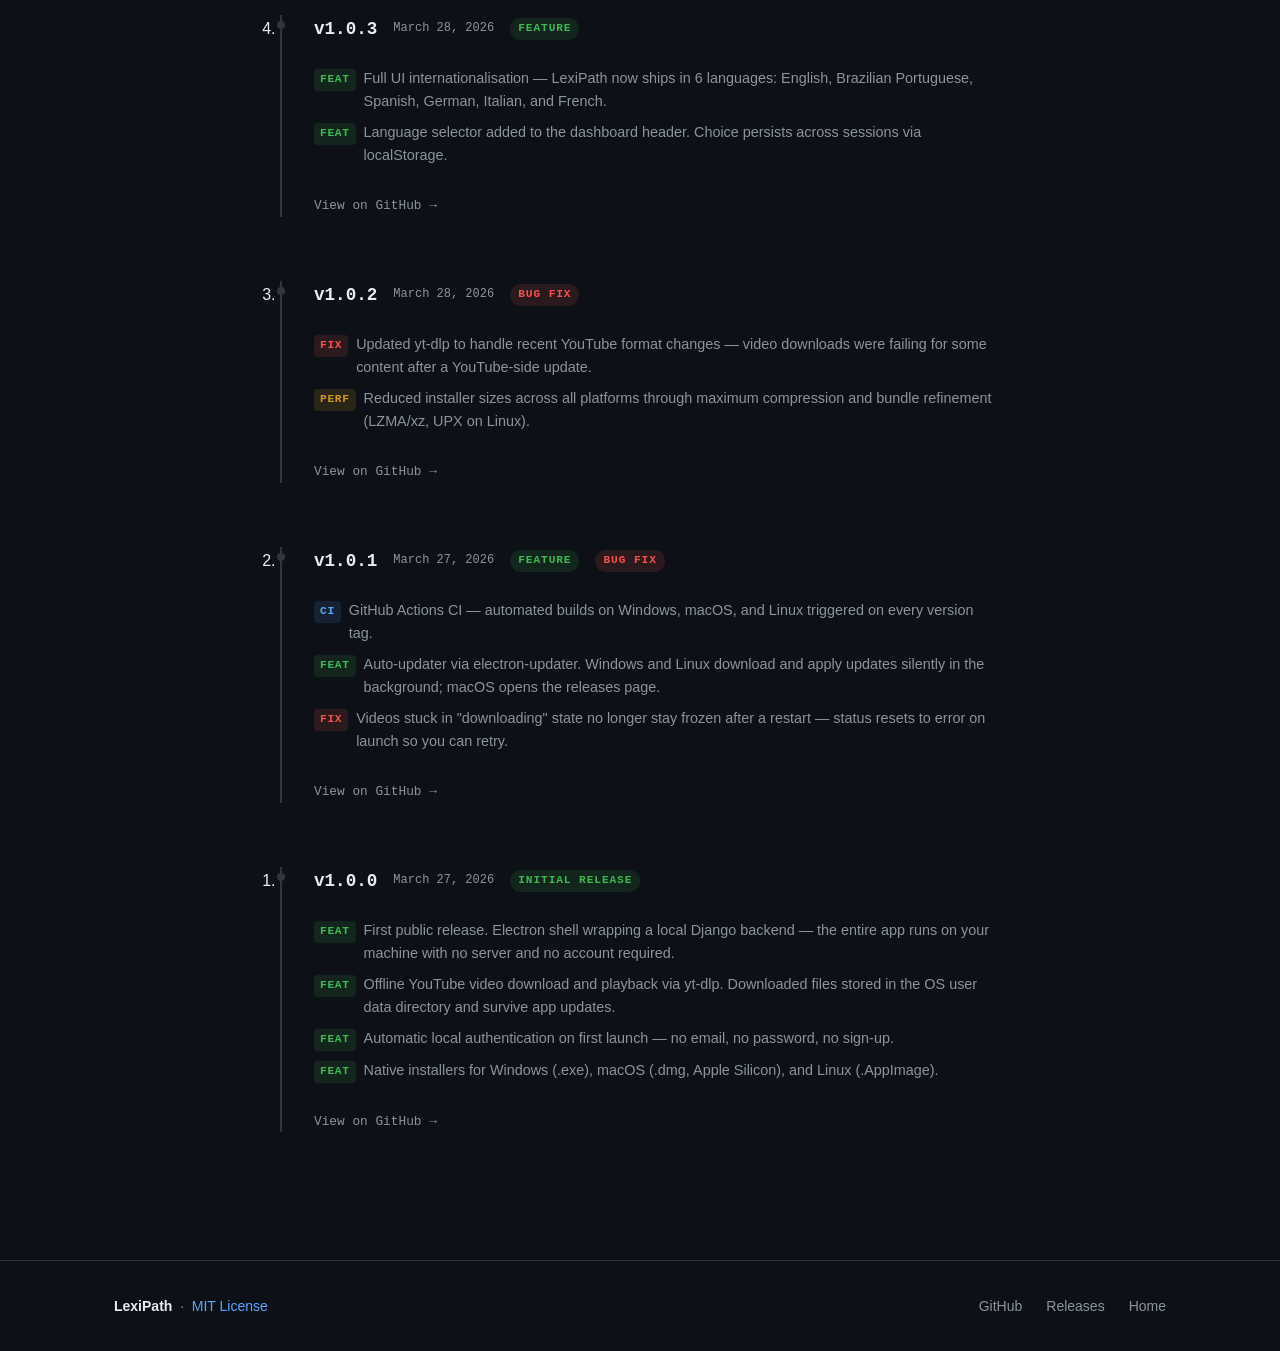
<file: changelog.html>
<!DOCTYPE html>
<html lang="en">
<head>
  <meta charset="UTF-8" />
  <meta name="viewport" content="width=device-width, initial-scale=1.0" />

  <title>Changelog — LexiPath</title>
  <meta name="description"
        content="Full release history of LexiPath Desktop. See what's new in every version — bug fixes, new features, and platform improvements." />
  <link rel="canonical" href="https://grparasky.github.io/lexi-path-site/changelog.html" />

  <meta property="og:type"        content="website" />
  <meta property="og:url"         content="https://grparasky.github.io/lexi-path-site/changelog.html" />
  <meta property="og:title"       content="Changelog — LexiPath" />
  <meta property="og:description" content="Full release history of LexiPath Desktop. See what's new in every version." />
  <meta property="og:image"       content="https://grparasky.github.io/lexi-path-site/img/og-image.webp" />
  <meta property="og:locale"      content="en_US" />
  <meta property="og:site_name"   content="LexiPath" />

  <script type="application/ld+json">
  {
    "@context": "https://schema.org",
    "@type": "WebPage",
    "name": "LexiPath Changelog",
    "description": "Full release history of LexiPath Desktop.",
    "url": "https://grparasky.github.io/lexi-path-site/changelog.html",
    "isPartOf": {
      "@type": "WebSite",
      "name": "LexiPath",
      "url": "https://grparasky.github.io/lexi-path-site/"
    }
  }
  </script>

  <link rel="icon" href="data:image/svg+xml,<svg xmlns='http://www.w3.org/2000/svg' viewBox='0 0 100 100'><text y='.9em' font-size='90'>🎓</text></svg>" />
  <link rel="stylesheet" href="style.css" />
  <style>
    /* ── Changelog-specific styles ── */
    .changelog-hero {
      padding: var(--space-3xl) 0 var(--space-2xl);
      border-bottom: 1px solid var(--border);
    }

    .changelog-hero .section-label {
      display: block;
      margin-bottom: var(--space-sm);
    }

    .changelog-hero h1 {
      font-size: clamp(1.8rem, 4vw, 2.6rem);
      font-weight: 800;
      letter-spacing: -0.03em;
      margin-bottom: var(--space-md);
    }

    .changelog-hero p {
      color: var(--text-muted);
      font-size: 1rem;
      max-width: 520px;
    }

    .changelog-hero p a {
      color: var(--accent);
    }

    /* Release list */
    .release-list {
      max-width: 720px;
      margin-inline: auto;
      padding: var(--space-3xl) 0;
      display: flex;
      flex-direction: column;
      gap: var(--space-3xl);
    }

    .release {
      position: relative;
      padding-left: var(--space-xl);
      border-left: 2px solid var(--border);
    }

    .release:first-child {
      border-left-color: var(--accent);
    }

    .release::before {
      content: '';
      position: absolute;
      left: -5px;
      top: 6px;
      width: 8px;
      height: 8px;
      border-radius: 50%;
      background-color: var(--border);
    }

    .release:first-child::before {
      background-color: var(--accent);
      box-shadow: 0 0 0 3px var(--accent-dim);
    }

    .release-header {
      display: flex;
      align-items: center;
      gap: var(--space-md);
      margin-bottom: var(--space-lg);
      flex-wrap: wrap;
    }

    .release-version {
      font-family: var(--font-mono);
      font-size: 1.1rem;
      font-weight: 700;
      color: var(--text-primary);
    }

    .release:first-child .release-version {
      color: var(--accent);
    }

    .release-date {
      font-family: var(--font-mono);
      font-size: 0.75rem;
      color: var(--text-muted);
    }

    .release-badge {
      font-family: var(--font-mono);
      font-size: 0.7rem;
      font-weight: 700;
      letter-spacing: 0.08em;
      text-transform: uppercase;
      padding: 2px 8px;
      border-radius: 999px;
    }

    .badge-latest {
      background-color: var(--accent-dim);
      color: var(--accent);
    }

    .badge-fix {
      background-color: rgba(248, 81, 73, 0.12);
      color: #f85149;
    }

    .badge-feature {
      background-color: rgba(63, 185, 80, 0.12);
      color: var(--green);
    }

    .release-items {
      list-style: none;
      display: flex;
      flex-direction: column;
      gap: var(--space-sm);
      margin-bottom: var(--space-lg);
    }

    .release-item {
      display: flex;
      gap: var(--space-sm);
      font-size: 0.9rem;
      color: var(--text-muted);
      line-height: 1.6;
    }

    .release-item-type {
      flex-shrink: 0;
      font-family: var(--font-mono);
      font-size: 0.7rem;
      font-weight: 700;
      text-transform: uppercase;
      letter-spacing: 0.06em;
      padding: 2px 6px;
      border-radius: 4px;
      margin-top: 2px;
      height: fit-content;
    }

    .type-fix {
      background-color: rgba(248, 81, 73, 0.12);
      color: #f85149;
    }

    .type-feat {
      background-color: rgba(63, 185, 80, 0.12);
      color: var(--green);
    }

    .type-perf {
      background-color: rgba(210, 153, 34, 0.15);
      color: var(--orange);
    }

    .type-ci {
      background-color: rgba(88, 166, 255, 0.12);
      color: var(--accent);
    }

    .release-link {
      font-size: 0.8rem;
      font-family: var(--font-mono);
      color: var(--text-muted);
    }

    .release-link:hover {
      color: var(--accent);
    }
  </style>
</head>

<body>

  <header role="banner">
    <nav class="site-nav" aria-label="Main navigation">
      <div class="container nav-inner">

        <a href="index.html" class="nav-logo" aria-label="LexiPath — back to home">
          🎓 LexiPath
        </a>

        <button
          id="nav-toggle"
          class="nav-toggle"
          aria-expanded="false"
          aria-controls="nav-links"
          aria-label="Open navigation menu"
        >
          <svg class="icon-menu" width="24" height="24" viewBox="0 0 24 24"
               fill="none" stroke="currentColor" stroke-width="2"
               stroke-linecap="round" aria-hidden="true">
            <line x1="3" y1="6" x2="21" y2="6"/>
            <line x1="3" y1="12" x2="21" y2="12"/>
            <line x1="3" y1="18" x2="21" y2="18"/>
          </svg>
          <svg class="icon-close" width="24" height="24" viewBox="0 0 24 24"
               fill="none" stroke="currentColor" stroke-width="2"
               stroke-linecap="round" aria-hidden="true" hidden>
            <line x1="18" y1="6" x2="6" y2="18"/>
            <line x1="6" y1="6" x2="18" y2="18"/>
          </svg>
        </button>

        <ul id="nav-links" class="nav-links" role="list">
          <li><a href="index.html#features"  data-i18n="nav.features">Features</a></li>
          <li><a href="index.html#download"  data-i18n="nav.download">Download</a></li>
          <li><a href="blog/"               data-i18n="nav.blog">Blog</a></li>
          <li><a href="changelog.html"      data-i18n="nav.changelog">Changelog</a></li>
          <li><a href="index.html#contributors" data-i18n="nav.contribute">Contribute</a></li>
          <li class="nav-lang-item">
            <select id="lang-select" class="lang-select" aria-label="Select language">
              <option value="en">🇺🇸 English</option>
              <option value="pt-BR">🇧🇷 Português (BR)</option>
              <option value="es">🇪🇸 Español</option>
              <option value="de">🇩🇪 Deutsch</option>
              <option value="it">🇮🇹 Italiano</option>
              <option value="fr">🇫🇷 Français</option>
            </select>
          </li>
          <li>
            <a href="index.html#download" class="nav-cta" data-i18n="nav.cta">Download</a>
          </li>
        </ul>

      </div>
    </nav>
  </header>

  <main id="main-content">
    <div class="container">

      <header class="changelog-hero">
        <span class="section-label">Release history</span>
        <h1>Changelog</h1>
        <p>
          All notable changes to LexiPath Desktop, from newest to oldest.
          Full release assets on the
          <a href="https://github.com/GRParasky/lexi-path-desktop/releases"
             target="_blank" rel="noopener noreferrer">GitHub Releases page</a>.
        </p>
      </header>

      <ol class="release-list" aria-label="Release history" reversed>

        <!-- v1.1.1 -->
        <li class="release">
          <div class="release-header">
            <span class="release-version">v1.1.1</span>
            <span class="release-date">March 29, 2026</span>
            <span class="release-badge badge-latest">Latest</span>
            <span class="release-badge badge-fix">Bug fix</span>
          </div>
          <ul class="release-items" aria-label="v1.1.1 changes">
            <li class="release-item">
              <span class="release-item-type type-fix">fix</span>
              <span>SSL certificate errors in the packaged app — all HTTPS connections (yt-dlp stream extraction, downloads) failed with <code>CERTIFICATE_VERIFY_FAILED</code> inside the PyInstaller bundle. Fixed by adding <code>certifi</code> as a dependency and pointing Python's SSL stack to its bundled CA certificates at startup, before any network code runs.</span>
            </li>
          </ul>
          <a class="release-link"
             href="https://github.com/GRParasky/lexi-path-desktop/releases/tag/v1.1.1"
             target="_blank" rel="noopener noreferrer"
             aria-label="View v1.1.1 release on GitHub (opens in new tab)">
            View on GitHub →
          </a>
        </li>

        <!-- v1.1.0 -->
        <li class="release">
          <div class="release-header">
            <span class="release-version">v1.1.0</span>
            <span class="release-date">March 29, 2026</span>
            <span class="release-badge badge-feature">Feature</span>
            <span class="release-badge badge-fix">Bug fix</span>
          </div>
          <ul class="release-items" aria-label="v1.1.0 changes">
            <li class="release-item">
              <span class="release-item-type type-feat">feat</span>
              <span>Non-downloaded videos now stream directly inside the app — opening theater mode no longer shows a static fallback immediately. The player attempts to stream via a yt-dlp proxy first; "Download &amp; Watch" / "Watch on YouTube" only appear if streaming genuinely fails.</span>
            </li>
            <li class="release-item">
              <span class="release-item-type type-feat">feat</span>
              <span>DASH video streaming via ffmpeg — when YouTube serves separate video-only and audio-only DASH streams, the backend now invokes ffmpeg to merge them on-the-fly and pipe a fragmented MP4 directly to the browser's <code>&lt;video&gt;</code> element. Note: seeking is not supported in this mode.</span>
            </li>
            <li class="release-item">
              <span class="release-item-type type-feat">feat</span>
              <span>"Connecting to video…" loading state — a spinner with a localised label replaces the blank black rectangle while yt-dlp extracts the stream URL.</span>
            </li>
            <li class="release-item">
              <span class="release-item-type type-feat">feat</span>
              <span>Specific download error messages — instead of a generic "Download failed", the user now sees why it failed: bot detection, age restriction, geo-block, Premium required, members-only, unavailable/private video, no format found. Reasons persist across restarts.</span>
            </li>
            <li class="release-item">
              <span class="release-item-type type-feat">feat</span>
              <span>Automatic browser cookie retry for yt-dlp — when YouTube's bot detection blocks a request, yt-dlp retries using cookies from each installed browser in sequence (Firefox, Brave, Chrome, Chromium, Edge, Opera, Vivaldi, Safari) until one works.</span>
            </li>
            <li class="release-item">
              <span class="release-item-type type-feat">feat</span>
              <span>Native <code>lexipath://</code> protocol for local video — downloaded videos are served via a custom Electron URL scheme using Node.js, bypassing the Python backend for local playback. Eliminates the memory spike that caused backend crashes when seeking.</span>
            </li>
            <li class="release-item">
              <span class="release-item-type type-fix">fix</span>
              <span>Backend crash when seeking a downloaded video — the previous range-request handler loaded entire requested ranges (potentially hundreds of MB) into RAM. Replaced with a 512 KB streaming generator, making memory usage constant regardless of file size.</span>
            </li>
            <li class="release-item">
              <span class="release-item-type type-fix">fix</span>
              <span>Wrong error message for channel members-only videos — these were incorrectly reported as "YouTube Premium required". Fixed by separating the <code>members_only</code> reason from <code>premium_required</code>.</span>
            </li>
            <li class="release-item">
              <span class="release-item-type type-fix">fix</span>
              <span>Delete confirmation buttons misaligned on card hover — "Yes, delete" and "Cancel" were right-aligned while the label above was centred. Fixed by splitting <code>.card-edit-actions</code> and <code>.card-confirm-actions</code> into separate CSS rules.</span>
            </li>
          </ul>
          <a class="release-link"
             href="https://github.com/GRParasky/lexi-path-desktop/releases/tag/v1.1.0"
             target="_blank" rel="noopener noreferrer"
             aria-label="View v1.1.0 release on GitHub (opens in new tab)">
            View on GitHub →
          </a>
        </li>

        <!-- v1.0.8 -->
        <li class="release">
          <div class="release-header">
            <span class="release-version">v1.0.8</span>
            <span class="release-date">March 29, 2026</span>
            <span class="release-badge badge-fix">Bug fix</span>
          </div>
          <ul class="release-items" aria-label="v1.0.8 changes">
            <li class="release-item">
              <span class="release-item-type type-fix">fix</span>
              <span>Playlist URLs now play and download correctly — when a video URL contained <code>&amp;list=…</code>, yt-dlp was processing the entire playlist instead of the individual video. Fixed by adding <code>noplaylist: True</code> to all yt-dlp calls.</span>
            </li>
            <li class="release-item">
              <span class="release-item-type type-fix">fix</span>
              <span>yt-dlp format selector corrected — recent yt-dlp changed <code>format='best'</code> to prefer merged DASH streams. When called without download, merged formats have no direct URL, triggering a 502. Fixed by explicitly requiring a single combined A/V stream.</span>
            </li>
          </ul>
          <a class="release-link"
             href="https://github.com/GRParasky/lexi-path-desktop/releases/tag/v1.0.8"
             target="_blank" rel="noopener noreferrer"
             aria-label="View v1.0.8 release on GitHub (opens in new tab)">
            View on GitHub →
          </a>
        </li>

        <!-- v1.0.7 -->
        <li class="release">
          <div class="release-header">
            <span class="release-version">v1.0.7</span>
            <span class="release-date">March 29, 2026</span>
            <span class="release-badge badge-fix">Bug fix</span>
          </div>
          <ul class="release-items" aria-label="v1.0.7 changes">
            <li class="release-item">
              <span class="release-item-type type-fix">fix</span>
              <span>Videos now play inside the app again — the "Watch on YouTube" workaround from v1.0.6 is replaced with real in-app playback. Opening theater mode now streams the video directly inside LexiPath without any browser redirect.</span>
            </li>
            <li class="release-item">
              <span class="release-item-type type-feat">feat</span>
              <span>New backend endpoint proxies the YouTube CDN stream through the local Django server, bypassing iframe embedding restrictions (Error 153) entirely — the browser talks to <code>localhost</code>, not youtube.com.</span>
            </li>
            <li class="release-item">
              <span class="release-item-type type-perf">perf</span>
              <span>Extracted CDN URLs are cached for 30 minutes — seeking works instantly without re-calling yt-dlp on every Range request. Falls back to the YouTube link if the backend is unreachable.</span>
            </li>
          </ul>
          <a class="release-link"
             href="https://github.com/GRParasky/lexi-path-desktop/releases/tag/v1.0.7"
             target="_blank" rel="noopener noreferrer"
             aria-label="View v1.0.7 release on GitHub (opens in new tab)">
            View on GitHub →
          </a>
        </li>

        <!-- v1.0.6 -->
        <li class="release">
          <div class="release-header">
            <span class="release-version">v1.0.6</span>
            <span class="release-date">March 28, 2026</span>
            <span class="release-badge badge-feature">Feature</span>
            <span class="release-badge badge-feature">Feature</span>
            <span class="release-badge badge-fix">Bug fix</span>
          </div>
          <ul class="release-items" aria-label="v1.0.6 changes">
            <li class="release-item">
              <span class="release-item-type type-feat">feat</span>
              <span>Hover actions on video cards — hovering a card now reveals two icon buttons: ✎ (edit) and ✕ (delete), hidden by default and fading in on hover so the card layout stays clean during normal browsing.</span>
            </li>
            <li class="release-item">
              <span class="release-item-type type-feat">feat</span>
              <span>Quick edit form on card — clicking ✎ opens an inline overlay with pre-filled title and YouTube URL inputs. Escape cancels, Enter or Save commits. No need to open the theater modal to fix a typo or wrong URL.</span>
            </li>
            <li class="release-item">
              <span class="release-item-type type-feat">feat</span>
              <span>Edit video URL — the URL field in the quick edit form is fully editable. Changing it re-derives the video ID, thumbnail, and resets the offline download state on the backend.</span>
            </li>
            <li class="release-item">
              <span class="release-item-type type-feat">feat</span>
              <span>Delete confirm on hover — clicking ✕ shows the same confirmation dialog as inside the theater modal, directly on the card.</span>
            </li>
            <li class="release-item">
              <span class="release-item-type type-feat">feat</span>
              <span>YouTube iframe embed replaced with thumbnail + external link — the theater modal now shows the video thumbnail with a "Watch on YouTube" button that opens the video in the system browser, avoiding cross-origin embed errors (Error 153).</span>
            </li>
            <li class="release-item">
              <span class="release-item-type type-fix">fix</span>
              <span>Changing a video's YouTube URL now correctly updates the thumbnail shown on the card (previously only the title could be changed and the thumbnail stayed stale).</span>
            </li>
          </ul>
          <a class="release-link"
             href="https://github.com/GRParasky/lexi-path-desktop/releases/tag/v1.0.6"
             target="_blank" rel="noopener noreferrer"
             aria-label="View v1.0.6 release on GitHub (opens in new tab)">
            View on GitHub →
          </a>
        </li>

        <!-- v1.0.5 -->
        <li class="release">
          <div class="release-header">
            <span class="release-version">v1.0.5</span>
            <span class="release-date">March 28, 2026</span>
            <span class="release-badge" style="background-color:rgba(210,153,34,0.15);color:var(--orange)">Performance</span>
          </div>
          <ul class="release-items" aria-label="v1.0.5 changes">
            <li class="release-item">
              <span class="release-item-type type-perf">perf</span>
              <span>Startup time reduced by 1–3 seconds on every launch after the first. The server now hashes all migration filenames and skips the Django migrate step entirely when nothing has changed — the hash is stored in <code>.migration_version</code> in the user data directory and updated only after a successful migrate.</span>
            </li>
          </ul>
          <a class="release-link"
             href="https://github.com/GRParasky/lexi-path-desktop/releases/tag/v1.0.5"
             target="_blank" rel="noopener noreferrer"
             aria-label="View v1.0.5 release on GitHub (opens in new tab)">
            View on GitHub →
          </a>
        </li>

        <!-- v1.0.4 -->
        <li class="release">
          <div class="release-header">
            <span class="release-version">v1.0.4</span>
            <span class="release-date">March 28, 2026</span>
            <span class="release-badge badge-fix">Bug fix</span>
          </div>
          <ul class="release-items" aria-label="v1.0.4 changes">
            <li class="release-item">
              <span class="release-item-type type-fix">fix</span>
              <span>JWT access token expiry no longer breaks the session. The app now silently re-authenticates in the background when the 60-minute token window closes — learning paths and all API calls continue without interruption.</span>
            </li>
          </ul>
          <a class="release-link"
             href="https://github.com/GRParasky/lexi-path-desktop/releases/tag/v1.0.4"
             target="_blank" rel="noopener noreferrer"
             aria-label="View v1.0.4 release on GitHub (opens in new tab)">
            View on GitHub →
          </a>
        </li>

        <!-- v1.0.3 -->
        <li class="release">
          <div class="release-header">
            <span class="release-version">v1.0.3</span>
            <span class="release-date">March 28, 2026</span>
            <span class="release-badge badge-feature">Feature</span>
          </div>
          <ul class="release-items" aria-label="v1.0.3 changes">
            <li class="release-item">
              <span class="release-item-type type-feat">feat</span>
              <span>Full UI internationalisation — LexiPath now ships in 6 languages: English, Brazilian Portuguese, Spanish, German, Italian, and French.</span>
            </li>
            <li class="release-item">
              <span class="release-item-type type-feat">feat</span>
              <span>Language selector added to the dashboard header. Choice persists across sessions via localStorage.</span>
            </li>
          </ul>
          <a class="release-link"
             href="https://github.com/GRParasky/lexi-path-desktop/releases/tag/v1.0.3"
             target="_blank" rel="noopener noreferrer"
             aria-label="View v1.0.3 release on GitHub (opens in new tab)">
            View on GitHub →
          </a>
        </li>

        <!-- v1.0.2 -->
        <li class="release">
          <div class="release-header">
            <span class="release-version">v1.0.2</span>
            <span class="release-date">March 28, 2026</span>
            <span class="release-badge badge-fix">Bug fix</span>
          </div>
          <ul class="release-items" aria-label="v1.0.2 changes">
            <li class="release-item">
              <span class="release-item-type type-fix">fix</span>
              <span>Updated yt-dlp to handle recent YouTube format changes — video downloads were failing for some content after a YouTube-side update.</span>
            </li>
            <li class="release-item">
              <span class="release-item-type type-perf">perf</span>
              <span>Reduced installer sizes across all platforms through maximum compression and bundle refinement (LZMA/xz, UPX on Linux).</span>
            </li>
          </ul>
          <a class="release-link"
             href="https://github.com/GRParasky/lexi-path-desktop/releases/tag/v1.0.2"
             target="_blank" rel="noopener noreferrer"
             aria-label="View v1.0.2 release on GitHub (opens in new tab)">
            View on GitHub →
          </a>
        </li>

        <!-- v1.0.1 -->
        <li class="release">
          <div class="release-header">
            <span class="release-version">v1.0.1</span>
            <span class="release-date">March 27, 2026</span>
            <span class="release-badge badge-feature">Feature</span>
            <span class="release-badge badge-fix">Bug fix</span>
          </div>
          <ul class="release-items" aria-label="v1.0.1 changes">
            <li class="release-item">
              <span class="release-item-type type-ci">ci</span>
              <span>GitHub Actions CI — automated builds on Windows, macOS, and Linux triggered on every version tag.</span>
            </li>
            <li class="release-item">
              <span class="release-item-type type-feat">feat</span>
              <span>Auto-updater via electron-updater. Windows and Linux download and apply updates silently in the background; macOS opens the releases page.</span>
            </li>
            <li class="release-item">
              <span class="release-item-type type-fix">fix</span>
              <span>Videos stuck in "downloading" state no longer stay frozen after a restart — status resets to error on launch so you can retry.</span>
            </li>
          </ul>
          <a class="release-link"
             href="https://github.com/GRParasky/lexi-path-desktop/releases/tag/v1.0.1"
             target="_blank" rel="noopener noreferrer"
             aria-label="View v1.0.1 release on GitHub (opens in new tab)">
            View on GitHub →
          </a>
        </li>

        <!-- v1.0.0 -->
        <li class="release">
          <div class="release-header">
            <span class="release-version">v1.0.0</span>
            <span class="release-date">March 27, 2026</span>
            <span class="release-badge badge-feature">Initial release</span>
          </div>
          <ul class="release-items" aria-label="v1.0.0 changes">
            <li class="release-item">
              <span class="release-item-type type-feat">feat</span>
              <span>First public release. Electron shell wrapping a local Django backend — the entire app runs on your machine with no server and no account required.</span>
            </li>
            <li class="release-item">
              <span class="release-item-type type-feat">feat</span>
              <span>Offline YouTube video download and playback via yt-dlp. Downloaded files stored in the OS user data directory and survive app updates.</span>
            </li>
            <li class="release-item">
              <span class="release-item-type type-feat">feat</span>
              <span>Automatic local authentication on first launch — no email, no password, no sign-up.</span>
            </li>
            <li class="release-item">
              <span class="release-item-type type-feat">feat</span>
              <span>Native installers for Windows (.exe), macOS (.dmg, Apple Silicon), and Linux (.AppImage).</span>
            </li>
          </ul>
          <a class="release-link"
             href="https://github.com/GRParasky/lexi-path-desktop/releases/tag/v1.0.0"
             target="_blank" rel="noopener noreferrer"
             aria-label="View v1.0.0 release on GitHub (opens in new tab)">
            View on GitHub →
          </a>
        </li>

      </ol>
    </div>
  </main>

  <footer class="site-footer" role="contentinfo">
    <div class="container footer-inner">
      <p class="footer-left">
        <strong>LexiPath</strong> &nbsp;·&nbsp;
        <a href="https://github.com/GRParasky/lexi-path-desktop/blob/master/LICENSE"
           target="_blank" rel="noopener noreferrer">MIT License</a>
      </p>
      <ul class="footer-links" role="list">
        <li><a href="https://github.com/GRParasky/lexi-path-desktop" target="_blank" rel="noopener noreferrer">GitHub</a></li>
        <li><a href="https://github.com/GRParasky/lexi-path-desktop/releases" target="_blank" rel="noopener noreferrer">Releases</a></li>
        <li><a href="/">Home</a></li>
      </ul>
    </div>
  </footer>

  <script src="i18n.js" defer></script>
  <script src="main.js" defer></script>

</body>
</html>
</file>
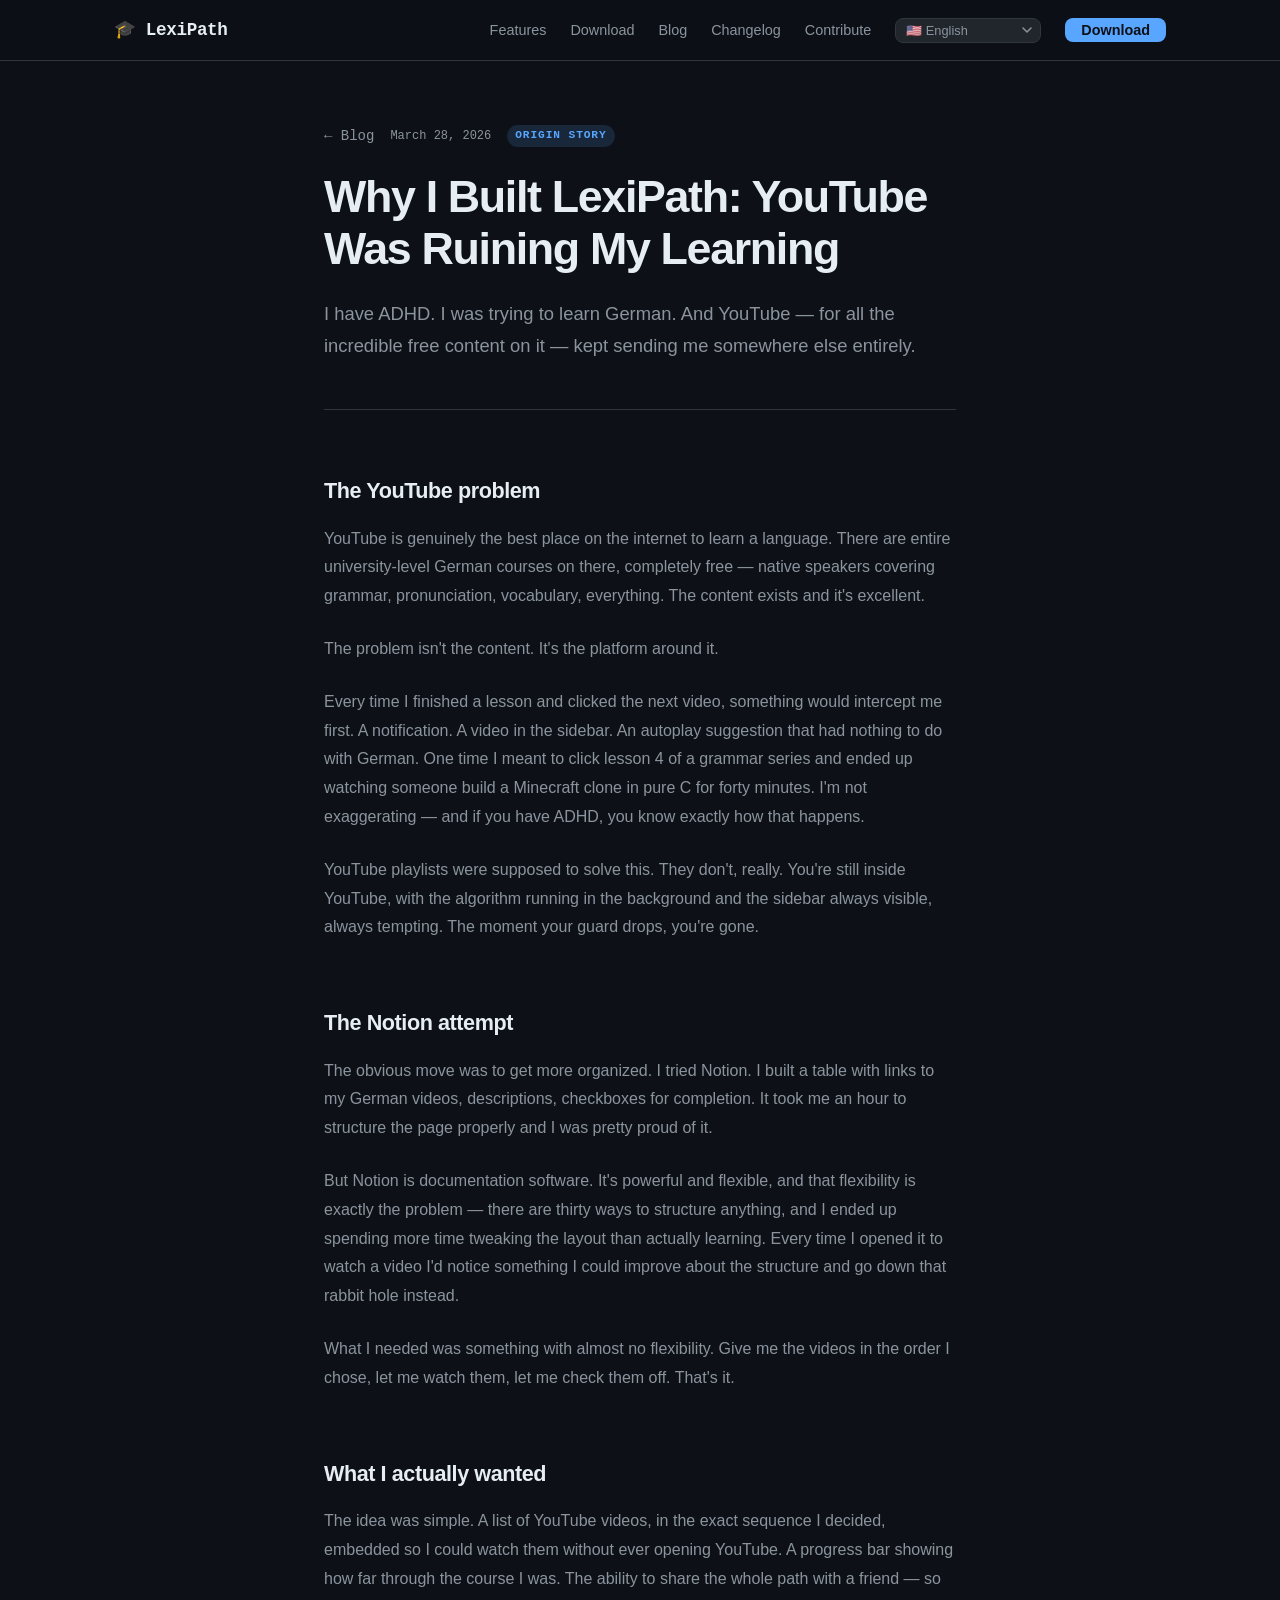
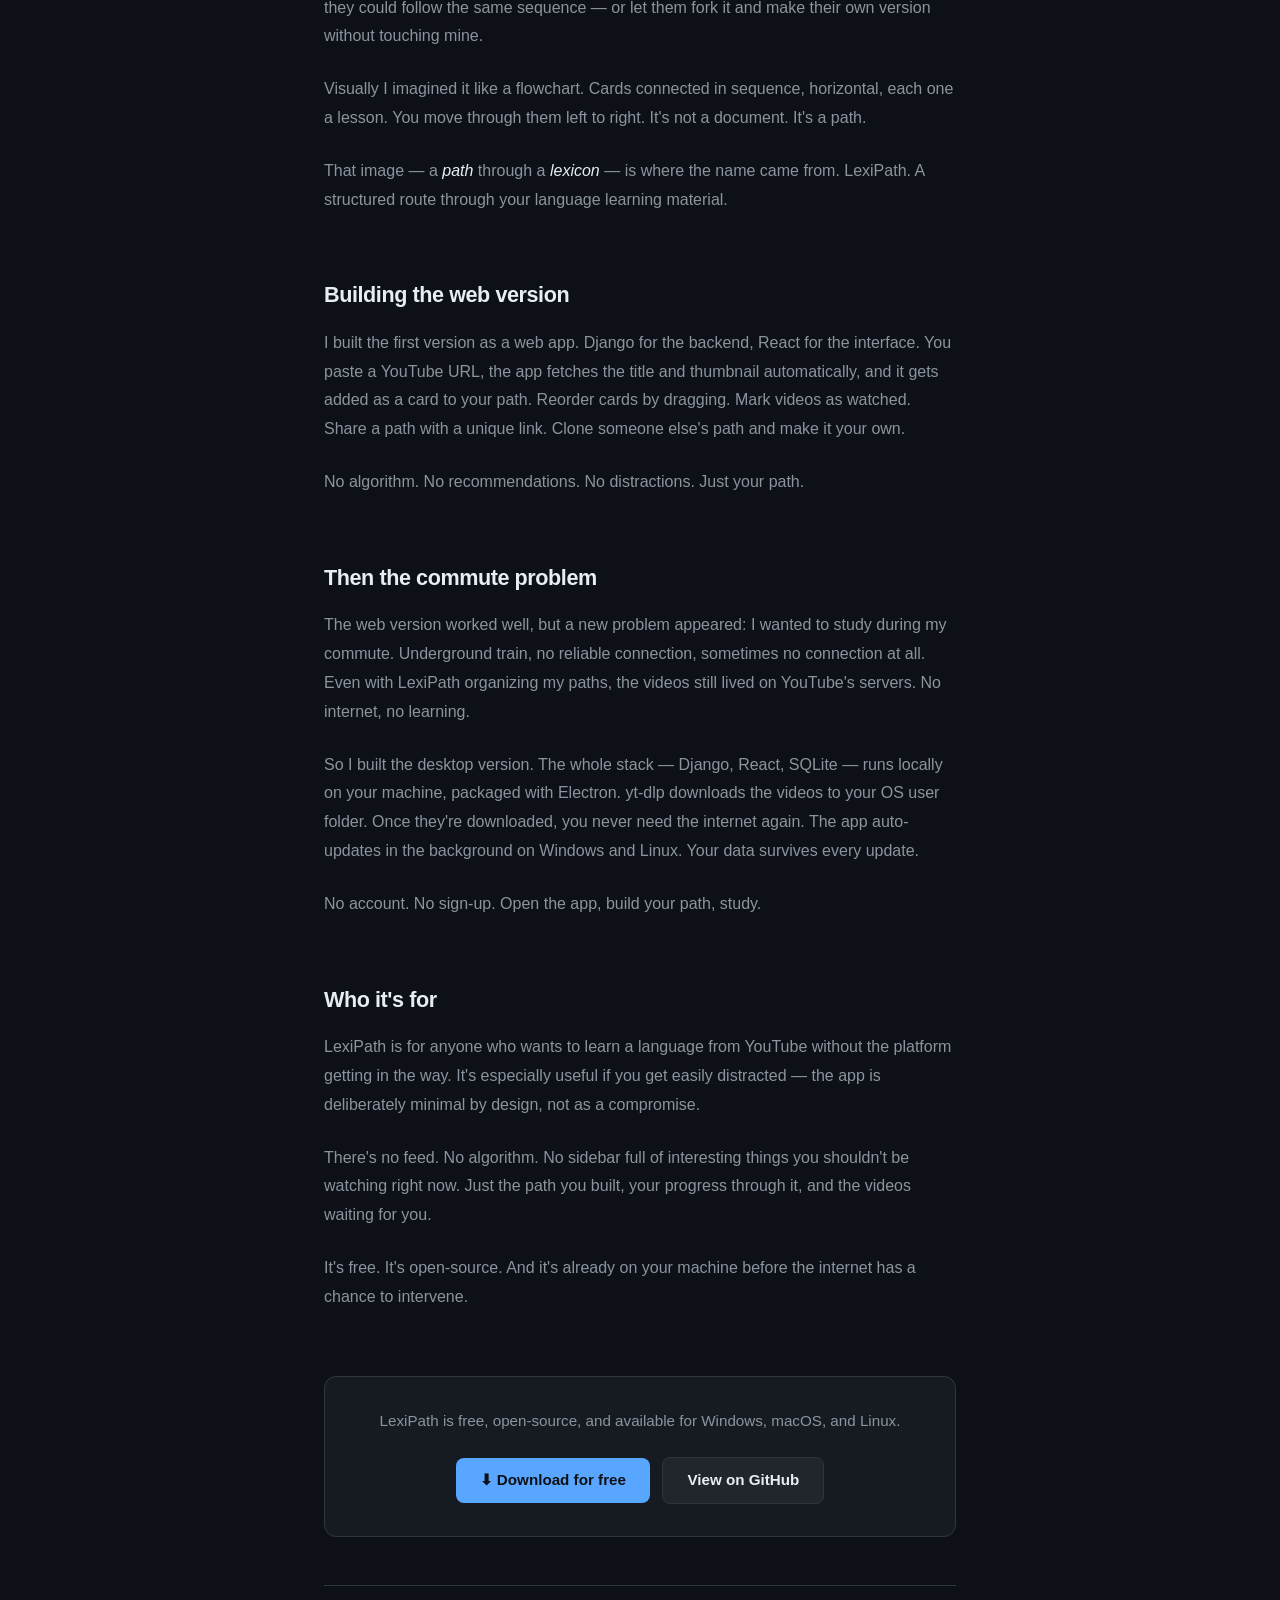
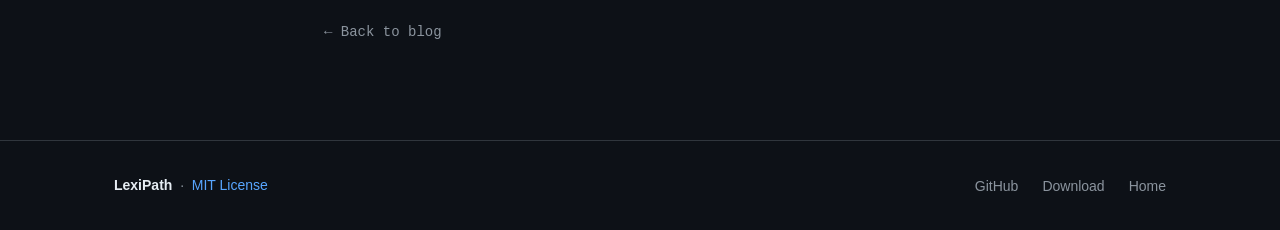
<file: blog/why-i-built-lexipath.html>
<!DOCTYPE html>
<html lang="en">
<head>
  <meta charset="UTF-8" />
  <meta name="viewport" content="width=device-width, initial-scale=1.0" />

  <title>Why I Built LexiPath: YouTube Was Ruining My Learning</title>
  <meta name="description"
        content="I have ADHD and was trying to learn German from YouTube. The algorithm kept pulling me away. Notion was too complex. So I built LexiPath — a distraction-free, offline language learning app." />
  <link rel="canonical" href="https://grparasky.github.io/lexi-path-site/blog/why-i-built-lexipath.html" />

  <meta property="og:type"        content="article" />
  <meta property="og:url"         content="https://grparasky.github.io/lexi-path-site/blog/why-i-built-lexipath.html" />
  <meta property="og:title"       content="Why I Built LexiPath: YouTube Was Ruining My Learning" />
  <meta property="og:description" content="I have ADHD and was trying to learn German from YouTube. The algorithm kept pulling me away. So I built the tool I actually needed." />
  <meta property="og:image"       content="https://grparasky.github.io/lexi-path-site/img/og-image.webp" />
  <meta property="og:locale"      content="en_US" />
  <meta property="og:site_name"   content="LexiPath" />

  <meta name="twitter:card"        content="summary_large_image" />
  <meta name="twitter:title"       content="Why I Built LexiPath: YouTube Was Ruining My Learning" />
  <meta name="twitter:description" content="I have ADHD and was trying to learn German from YouTube. The algorithm kept pulling me away. So I built the tool I actually needed." />
  <meta name="twitter:image"       content="https://grparasky.github.io/lexi-path-site/img/og-image.webp" />

  <script type="application/ld+json">
  {
    "@context": "https://schema.org",
    "@type": "BlogPosting",
    "headline": "Why I Built LexiPath: YouTube Was Ruining My Learning",
    "description": "I have ADHD and was trying to learn German from YouTube. The algorithm kept pulling me away. Notion was too complex. So I built LexiPath — a distraction-free, offline language learning app.",
    "datePublished": "2026-03-28",
    "dateModified": "2026-03-28",
    "author": {
      "@type": "Person",
      "name": "GRParasky",
      "url": "https://github.com/GRParasky"
    },
    "publisher": {
      "@type": "Organization",
      "name": "LexiPath",
      "url": "https://grparasky.github.io/lexi-path-site/"
    },
    "url": "https://grparasky.github.io/lexi-path-site/blog/why-i-built-lexipath.html",
    "inLanguage": "en",
    "keywords": ["language learning", "learn German from YouTube", "ADHD learning", "offline language learning", "YouTube learning app", "language learning roadmap"]
  }
  </script>

  <link rel="icon" href="data:image/svg+xml,<svg xmlns='http://www.w3.org/2000/svg' viewBox='0 0 100 100'><text y='.9em' font-size='90'>🎓</text></svg>" />
  <link rel="stylesheet" href="../style.css" />
  <link rel="stylesheet" href="blog.css" />
</head>


<body>

  <header role="banner">
    <nav class="site-nav" aria-label="Main navigation">
      <div class="container nav-inner">

        <a href="../" class="nav-logo" aria-label="LexiPath — back to home">
          🎓 LexiPath
        </a>

        <button
          id="nav-toggle"
          class="nav-toggle"
          aria-expanded="false"
          aria-controls="nav-links"
          aria-label="Open navigation menu"
        >
          <svg class="icon-menu" width="24" height="24" viewBox="0 0 24 24"
               fill="none" stroke="currentColor" stroke-width="2"
               stroke-linecap="round" aria-hidden="true">
            <line x1="3" y1="6" x2="21" y2="6"/>
            <line x1="3" y1="12" x2="21" y2="12"/>
            <line x1="3" y1="18" x2="21" y2="18"/>
          </svg>
          <svg class="icon-close" width="24" height="24" viewBox="0 0 24 24"
               fill="none" stroke="currentColor" stroke-width="2"
               stroke-linecap="round" aria-hidden="true" hidden>
            <line x1="18" y1="6" x2="6" y2="18"/>
            <line x1="6" y1="6" x2="18" y2="18"/>
          </svg>
        </button>

        <ul id="nav-links" class="nav-links" role="list">
          <li><a href="../#features"      data-i18n="nav.features">Features</a></li>
          <li><a href="../#download"      data-i18n="nav.download">Download</a></li>
          <li><a href="../blog/"          data-i18n="nav.blog">Blog</a></li>
          <li><a href="../changelog.html" data-i18n="nav.changelog">Changelog</a></li>
          <li><a href="../#contributors"  data-i18n="nav.contribute">Contribute</a></li>
          <li class="nav-lang-item">
            <select id="lang-select" class="lang-select" aria-label="Select language">
              <option value="en">🇺🇸 English</option>
              <option value="pt-BR">🇧🇷 Português (BR)</option>
              <option value="es">🇪🇸 Español</option>
              <option value="de">🇩🇪 Deutsch</option>
              <option value="it">🇮🇹 Italiano</option>
              <option value="fr">🇫🇷 Français</option>
            </select>
          </li>
          <li>
            <a href="../#download" class="nav-cta" data-i18n="nav.cta">Download</a>
          </li>
        </ul>

      </div>
    </nav>
  </header>

  <main id="main-content">
    <article class="article-page" aria-labelledby="article-heading">
      <div class="container container-narrow">

        <!-- Article header -->
        <header class="article-header">
          <div class="article-meta">
            <a href="index.html" class="article-back">← Blog</a>
            <span class="post-date">March 28, 2026</span>
            <span class="post-tag">Origin story</span>
          </div>
          <h1 id="article-heading">
            Why I Built LexiPath: YouTube Was Ruining My Learning
          </h1>
          <p class="article-lead">
            I have ADHD. I was trying to learn German. And YouTube — for all the incredible free content on it — kept sending me somewhere else entirely.
          </p>
        </header>

        <!-- Article body -->
        <div class="article-body">

          <h2>The YouTube problem</h2>

          <p>
            YouTube is genuinely the best place on the internet to learn a language. There are entire university-level German courses on there, completely free — native speakers covering grammar, pronunciation, vocabulary, everything. The content exists and it's excellent.
          </p>

          <p>
            The problem isn't the content. It's the platform around it.
          </p>

          <p>
            Every time I finished a lesson and clicked the next video, something would intercept me first. A notification. A video in the sidebar. An autoplay suggestion that had nothing to do with German. One time I meant to click lesson 4 of a grammar series and ended up watching someone build a Minecraft clone in pure C for forty minutes. I'm not exaggerating — and if you have ADHD, you know exactly how that happens.
          </p>

          <p>
            YouTube playlists were supposed to solve this. They don't, really. You're still inside YouTube, with the algorithm running in the background and the sidebar always visible, always tempting. The moment your guard drops, you're gone.
          </p>

          <h2>The Notion attempt</h2>

          <p>
            The obvious move was to get more organized. I tried Notion. I built a table with links to my German videos, descriptions, checkboxes for completion. It took me an hour to structure the page properly and I was pretty proud of it.
          </p>

          <p>
            But Notion is documentation software. It's powerful and flexible, and that flexibility is exactly the problem — there are thirty ways to structure anything, and I ended up spending more time tweaking the layout than actually learning. Every time I opened it to watch a video I'd notice something I could improve about the structure and go down that rabbit hole instead.
          </p>

          <p>
            What I needed was something with almost no flexibility. Give me the videos in the order I chose, let me watch them, let me check them off. That's it.
          </p>

          <h2>What I actually wanted</h2>

          <p>
            The idea was simple. A list of YouTube videos, in the exact sequence I decided, embedded so I could watch them without ever opening YouTube. A progress bar showing how far through the course I was. The ability to share the whole path with a friend — so they could follow the same sequence — or let them fork it and make their own version without touching mine.
          </p>

          <p>
            Visually I imagined it like a flowchart. Cards connected in sequence, horizontal, each one a lesson. You move through them left to right. It's not a document. It's a path.
          </p>

          <p>
            That image — a <em>path</em> through a <em>lexicon</em> — is where the name came from. LexiPath. A structured route through your language learning material.
          </p>

          <h2>Building the web version</h2>

          <p>
            I built the first version as a web app. Django for the backend, React for the interface. You paste a YouTube URL, the app fetches the title and thumbnail automatically, and it gets added as a card to your path. Reorder cards by dragging. Mark videos as watched. Share a path with a unique link. Clone someone else's path and make it your own.
          </p>

          <p>
            No algorithm. No recommendations. No distractions. Just your path.
          </p>

          <h2>Then the commute problem</h2>

          <p>
            The web version worked well, but a new problem appeared: I wanted to study during my commute. Underground train, no reliable connection, sometimes no connection at all. Even with LexiPath organizing my paths, the videos still lived on YouTube's servers. No internet, no learning.
          </p>

          <p>
            So I built the desktop version. The whole stack — Django, React, SQLite — runs locally on your machine, packaged with Electron. yt-dlp downloads the videos to your OS user folder. Once they're downloaded, you never need the internet again. The app auto-updates in the background on Windows and Linux. Your data survives every update.
          </p>

          <p>
            No account. No sign-up. Open the app, build your path, study.
          </p>

          <h2>Who it's for</h2>

          <p>
            LexiPath is for anyone who wants to learn a language from YouTube without the platform getting in the way. It's especially useful if you get easily distracted — the app is deliberately minimal by design, not as a compromise.
          </p>

          <p>
            There's no feed. No algorithm. No sidebar full of interesting things you shouldn't be watching right now. Just the path you built, your progress through it, and the videos waiting for you.
          </p>

          <p>
            It's free. It's open-source. And it's already on your machine before the internet has a chance to intervene.
          </p>

        </div>

        <!-- CTA -->
        <aside class="article-cta" aria-label="Download LexiPath">
          <p>LexiPath is free, open-source, and available for Windows, macOS, and Linux.</p>
          <a href="../#download" class="btn btn-primary">⬇ Download for free</a>
          <a href="https://github.com/GRParasky/lexi-path-desktop"
             class="btn btn-secondary"
             target="_blank"
             rel="noopener noreferrer"
             aria-label="View source code on GitHub (opens in new tab)">
            View on GitHub
          </a>
        </aside>

        <!-- Article footer nav -->
        <nav class="article-nav" aria-label="Article navigation">
          <a href="index.html" class="article-back">← Back to blog</a>
        </nav>

      </div>
    </article>
  </main>

  <footer class="site-footer" role="contentinfo">
    <div class="container footer-inner">
      <p class="footer-left">
        <strong>LexiPath</strong> &nbsp;·&nbsp;
        <a href="https://github.com/GRParasky/lexi-path-desktop/blob/master/LICENSE"
           target="_blank" rel="noopener noreferrer">MIT License</a>
      </p>
      <ul class="footer-links" role="list">
        <li><a href="https://github.com/GRParasky/lexi-path-desktop" target="_blank" rel="noopener noreferrer">GitHub</a></li>
        <li><a href="../#download">Download</a></li>
        <li><a href="../">Home</a></li>
      </ul>
    </div>
  </footer>

  <script src="../i18n.js" defer></script>
  <script src="../main.js" defer></script>

</body>
</html>
</file>
<file: style.css>
/* =============================================================
   LexiPath — Landing Page Stylesheet
   Topics covered: #3 Design system, #14 Responsive, #15 Performance
   ============================================================= */

/* -----------------------------------------------------------
   1. DESIGN SYSTEM — CSS custom properties (variables)
   These are defined once and reused everywhere. Changing one
   variable here updates the entire page automatically.
   ----------------------------------------------------------- */
:root {
  /* Colours */
  --bg-base:       #0d1117;   /* page background — very dark, like GitHub dark */
  --bg-surface:    #161b22;   /* card / section backgrounds */
  --bg-elevated:   #21262d;   /* hover states, inputs */
  --border:        #30363d;   /* subtle borders */

  --text-primary:  #e6edf3;   /* headings and body */
  --text-muted:    #8b949e;   /* secondary text, captions */
  --text-code:     #79c0ff;   /* inline code and monospace snippets */

  --accent:        #58a6ff;   /* primary blue — buttons, links, highlights */
  --accent-hover:  #79c0ff;   /* lighter on hover */
  --accent-dim:    rgba(88, 166, 255, 0.15); /* subtle tinted backgrounds */

  --green:         #3fb950;   /* success / "available" badges */
  --orange:        #d29922;   /* warning / secondary CTA */

  /* Typography */
  --font-sans: -apple-system, BlinkMacSystemFont, "Segoe UI", Roboto,
               Helvetica, Arial, sans-serif;
  --font-mono: "SFMono-Regular", Consolas, "Liberation Mono", Menlo,
               Courier, monospace;

  /* Spacing scale */
  --space-xs:  0.25rem;   /*  4px */
  --space-sm:  0.5rem;    /*  8px */
  --space-md:  1rem;      /* 16px */
  --space-lg:  1.5rem;    /* 24px */
  --space-xl:  2rem;      /* 32px */
  --space-2xl: 3rem;      /* 48px */
  --space-3xl: 4rem;      /* 64px */

  /* Layout */
  --max-width:     1100px;
  --border-radius: 8px;
  --border-radius-lg: 12px;

  /* Transitions */
  --transition: 200ms ease;
}

/* -----------------------------------------------------------
   2. RESET & BASE
   Removes browser default styles so we start from a clean slate.
   ----------------------------------------------------------- */
*, *::before, *::after {
  box-sizing: border-box;
  margin: 0;
  padding: 0;
}

html {
  scroll-behavior: smooth;            /* smooth scroll for nav anchor links */
  font-size: 16px;
}

body {
  font-family: var(--font-sans);
  background-color: var(--bg-base);
  color: var(--text-primary);
  line-height: 1.6;
  -webkit-font-smoothing: antialiased;
}

img {
  max-width: 100%;
  display: block;
}

a {
  color: var(--accent);
  text-decoration: none;
  transition: color var(--transition);
}

a:hover {
  color: var(--accent-hover);
}

a:focus-visible,
button:focus-visible {
  outline: 2px solid var(--accent);
  outline-offset: 3px;
  border-radius: 3px;
}

/* -----------------------------------------------------------
   3. LAYOUT UTILITY
   .container centres content and caps max width.
   Used in every section.
   ----------------------------------------------------------- */
.container {
  width: 100%;
  max-width: var(--max-width);
  margin-inline: auto;             /* shorthand for margin-left + margin-right auto */
  padding-inline: var(--space-lg); /* horizontal padding so content doesn't touch edges */
}

/* -----------------------------------------------------------
   4. NAVIGATION
   ----------------------------------------------------------- */
.site-nav {
  position: sticky;        /* stays at top as you scroll */
  top: 0;
  z-index: 100;
  background-color: rgba(13, 17, 23, 0.92); /* slightly transparent */
  backdrop-filter: blur(12px);              /* frosted glass blur */
  border-bottom: 1px solid var(--border);
}

.nav-inner {
  display: flex;
  align-items: center;
  justify-content: space-between;
  height: 60px;
}

.nav-logo {
  font-family: var(--font-mono);
  font-size: 1.1rem;
  font-weight: 700;
  color: var(--text-primary);
  letter-spacing: -0.02em;
}

.nav-logo:hover {
  color: var(--accent);
}

.nav-links {
  display: flex;
  gap: var(--space-lg);
  list-style: none;
}

.nav-links a {
  font-size: 0.9rem;
  color: var(--text-muted);
  transition: color var(--transition);
}

.nav-links a:hover {
  color: var(--text-primary);
}

.nav-cta {
  background-color: var(--accent);
  color: #0d1117 !important;       /* dark text on light button for contrast */
  padding: var(--space-xs) var(--space-md);
  border-radius: var(--border-radius);
  font-weight: 600;
  font-size: 0.875rem;
}

.nav-cta:hover {
  background-color: var(--accent-hover) !important;
  color: #0d1117 !important;
}

/* Language selector */
.nav-lang-item {
  display: flex;
  align-items: center;
}

.lang-select {
  appearance: none;
  -webkit-appearance: none;
  background-color: var(--bg-elevated);
  background-image: url("data:image/svg+xml,%3Csvg xmlns='http://www.w3.org/2000/svg' width='10' height='6' viewBox='0 0 10 6'%3E%3Cpath d='M1 1l4 4 4-4' stroke='%238b949e' stroke-width='1.5' fill='none' stroke-linecap='round' stroke-linejoin='round'/%3E%3C/svg%3E");
  background-repeat: no-repeat;
  background-position: right 8px center;
  border: 1px solid var(--border);
  border-radius: var(--border-radius);
  color: var(--text-muted);
  font-size: 0.8rem;
  font-family: var(--font-sans);
  padding: 4px 26px 4px 10px;
  cursor: pointer;
  transition: border-color var(--transition), color var(--transition);
}

.lang-select:hover {
  border-color: var(--accent);
  color: var(--text-primary);
}

.lang-select:focus-visible {
  outline: 2px solid var(--accent);
  outline-offset: 2px;
}

/* Dark option background for browsers that support it */
.lang-select option {
  background-color: var(--bg-surface);
  color: var(--text-primary);
}

/* Mobile nav toggle button */
.nav-toggle {
  display: none;
  background: none;
  border: none;
  cursor: pointer;
  padding: var(--space-xs);
  color: var(--text-primary);
}

.nav-toggle svg {
  display: block;
}

/* -----------------------------------------------------------
   5. HERO SECTION
   ----------------------------------------------------------- */
.hero {
  padding: var(--space-3xl) 0 var(--space-2xl);
  text-align: center;
}

.hero-badge {
  display: inline-flex;
  align-items: center;
  gap: var(--space-xs);
  background-color: var(--accent-dim);
  border: 1px solid rgba(88, 166, 255, 0.3);
  border-radius: 999px;          /* pill shape */
  padding: var(--space-xs) var(--space-md);
  font-size: 0.8rem;
  color: var(--accent);
  margin-bottom: var(--space-lg);
  font-family: var(--font-mono);
}

.hero-badge .dot {
  width: 6px;
  height: 6px;
  border-radius: 50%;
  background-color: var(--green);
  animation: pulse 2s ease-in-out infinite;
}

@keyframes pulse {
  0%, 100% { opacity: 1; }
  50%       { opacity: 0.4; }
}

.hero h1 {
  font-size: clamp(2.2rem, 5vw, 3.5rem); /* clamp = responsive font size */
  font-weight: 800;
  letter-spacing: -0.03em;
  line-height: 1.1;
  margin-bottom: var(--space-lg);
}

.hero h1 .gradient-text {
  background: linear-gradient(135deg, var(--accent) 0%, #bc8cff 100%);
  -webkit-background-clip: text;
  -webkit-text-fill-color: transparent;
  background-clip: text;
}

.hero-tagline {
  font-size: clamp(1rem, 2vw, 1.2rem);
  color: var(--text-muted);
  max-width: 580px;
  margin-inline: auto;
  margin-bottom: var(--space-xl);
  line-height: 1.7;
}

.hero-actions {
  display: flex;
  gap: var(--space-md);
  justify-content: center;
  flex-wrap: wrap;
  margin-bottom: var(--space-2xl);
}

/* Version badge under the CTA buttons */
.hero-version {
  font-family: var(--font-mono);
  font-size: 0.8rem;
  color: var(--text-muted);
  margin-bottom: var(--space-xl);
}

.hero-version #version-badge {
  color: var(--accent);
}

/* App screenshot window */
.hero-mockup {
  background-color: var(--bg-surface);
  border: 1px solid var(--border);
  border-radius: var(--border-radius-lg);
  width: 100%;
  overflow: hidden;
  box-shadow: 0 24px 64px rgba(0, 0, 0, 0.5);
}

/* ── Carousel ── */
.carousel {
  position: relative;
  overflow: hidden;
}

.carousel-track {
  display: flex;
  transition: transform 0.4s cubic-bezier(0.4, 0, 0.2, 1);
  will-change: transform;
}

.carousel-slide {
  flex-shrink: 0;
  /* width is set to the carousel's pixel width via JS */
}

.carousel-slide img {
  display: block;
  width: 100%;
  height: auto;
}

.carousel-btn {
  position: absolute;
  top: 50%;
  transform: translateY(-50%);
  background-color: rgba(0, 0, 0, 0.55);
  border: 1px solid rgba(255, 255, 255, 0.12);
  border-radius: 50%;
  color: #fff;
  width: 36px;
  height: 36px;
  display: flex;
  align-items: center;
  justify-content: center;
  cursor: pointer;
  opacity: 0;
  transition: opacity 0.2s, background-color 0.2s;
  z-index: 2;
}

.carousel:hover .carousel-btn,
.carousel-btn:focus-visible {
  opacity: 1;
}

.carousel-btn:hover {
  background-color: rgba(0, 0, 0, 0.8);
}

.carousel-btn--prev { left: var(--space-sm); }
.carousel-btn--next { right: var(--space-sm); }

.carousel-dots {
  position: absolute;
  bottom: var(--space-sm);
  left: 50%;
  transform: translateX(-50%);
  display: flex;
  gap: 6px;
  z-index: 2;
}

.carousel-dot {
  width: 8px;
  height: 8px;
  border-radius: 50%;
  border: none;
  background-color: rgba(255, 255, 255, 0.35);
  cursor: pointer;
  padding: 0;
  transition: background-color 0.2s, transform 0.2s;
}

.carousel-dot[aria-selected="true"] {
  background-color: #fff;
  transform: scale(1.3);
}

/* -----------------------------------------------------------
   6. BUTTONS
   ----------------------------------------------------------- */
.btn {
  display: inline-flex;
  align-items: center;
  gap: var(--space-xs);
  padding: 0.65rem var(--space-lg);
  border-radius: var(--border-radius);
  font-size: 0.95rem;
  font-weight: 600;
  cursor: pointer;
  border: none;
  transition: background-color var(--transition), color var(--transition),
              transform var(--transition), box-shadow var(--transition);
  text-decoration: none;
  white-space: nowrap;
}

.btn:active {
  transform: translateY(1px);
}

.btn-primary {
  background-color: var(--accent);
  color: #0d1117;
}

.btn-primary:hover {
  background-color: var(--accent-hover);
  color: #0d1117;
  box-shadow: 0 0 0 3px var(--accent-dim);
}

.btn-secondary {
  background-color: var(--bg-elevated);
  color: var(--text-primary);
  border: 1px solid var(--border);
}

.btn-secondary:hover {
  background-color: #2d333b;
  border-color: var(--accent);
  color: var(--text-primary);
}

.btn-ghost {
  background-color: transparent;
  color: var(--accent);
  border: 1px solid var(--accent);
}

.btn-ghost:hover {
  background-color: var(--accent-dim);
  color: var(--accent-hover);
}

.btn-danger {
  background-color: transparent;
  color: #f85149;
  border: 1px solid #f85149;
}

.btn-danger:hover {
  background-color: rgba(248, 81, 73, 0.12);
}

/* -----------------------------------------------------------
   7. SECTION LAYOUT HELPERS
   ----------------------------------------------------------- */
.section {
  padding: var(--space-3xl) 0;
}

.section-alt {
  background-color: var(--bg-surface);  /* alternating background for visual rhythm */
}

.section-header {
  text-align: center;
  margin-bottom: var(--space-2xl);
}

.section-label {
  display: inline-block;
  font-family: var(--font-mono);
  font-size: 0.75rem;
  font-weight: 700;
  letter-spacing: 0.12em;
  text-transform: uppercase;
  color: var(--accent);
  margin-bottom: var(--space-sm);
}

.section-header h2 {
  font-size: clamp(1.6rem, 3vw, 2.2rem);
  font-weight: 700;
  letter-spacing: -0.02em;
  margin-bottom: var(--space-sm);
}

.section-header p {
  font-size: 1rem;
  color: var(--text-muted);
  max-width: 520px;
  margin-inline: auto;
}

/* -----------------------------------------------------------
   8. FEATURES SECTION
   ----------------------------------------------------------- */
.features-grid {
  display: grid;
  grid-template-columns: repeat(auto-fit, minmax(280px, 1fr));
  gap: var(--space-lg);
}

.feature-card {
  background-color: var(--bg-surface);
  border: 1px solid var(--border);
  border-radius: var(--border-radius-lg);
  padding: var(--space-xl);
  transition: border-color var(--transition), transform var(--transition),
              box-shadow var(--transition);
}

.feature-card:hover {
  border-color: var(--accent);
  transform: translateY(-3px);
  box-shadow: 0 8px 24px rgba(0, 0, 0, 0.3);
}

.feature-icon {
  font-size: 1.8rem;
  margin-bottom: var(--space-md);
  display: block;
}

.feature-card h3 {
  font-size: 1rem;
  font-weight: 600;
  margin-bottom: var(--space-xs);
}

.feature-card p {
  font-size: 0.9rem;
  color: var(--text-muted);
  line-height: 1.6;
}

/* -----------------------------------------------------------
   9. DOWNLOAD SECTION
   ----------------------------------------------------------- */
.download-grid {
  display: grid;
  grid-template-columns: repeat(auto-fit, minmax(240px, 1fr));
  gap: var(--space-md);
  margin-bottom: var(--space-xl);
}

.download-card {
  background-color: var(--bg-surface);
  border: 1px solid var(--border);
  border-radius: var(--border-radius-lg);
  padding: var(--space-xl);
  display: flex;
  flex-direction: column;
  align-items: center;
  text-align: center;
  gap: var(--space-md);
  transition: border-color var(--transition), box-shadow var(--transition);
}

.download-card:hover {
  border-color: var(--accent);
  box-shadow: 0 4px 20px rgba(88, 166, 255, 0.1);
}

.download-icon {
  font-size: 2.5rem;
  line-height: 1;
}

.download-card h3 {
  font-size: 1.1rem;
  font-weight: 600;
}

.download-card .file-type {
  font-family: var(--font-mono);
  font-size: 0.75rem;
  color: var(--text-muted);
  background-color: var(--bg-elevated);
  padding: 2px 8px;
  border-radius: 4px;
}

.download-note {
  text-align: center;
  font-size: 0.85rem;
  color: var(--text-muted);
  max-width: 520px;
  margin-inline: auto;
}

.download-note a {
  color: var(--accent);
}

/* Version loading state */
.version-loading {
  color: var(--text-muted);
  font-family: var(--font-mono);
  font-size: 0.85rem;
}

/* -----------------------------------------------------------
   10. CONTRIBUTORS SECTION
   ----------------------------------------------------------- */
.steps-list {
  list-style: none;
  counter-reset: step-counter;
  display: flex;
  flex-direction: column;
  gap: var(--space-lg);
  max-width: 640px;
  margin-inline: auto;
  margin-bottom: var(--space-2xl);
}

.step-item {
  counter-increment: step-counter;
  display: flex;
  gap: var(--space-md);
  align-items: flex-start;
}

.step-num {
  flex-shrink: 0;
  width: 32px;
  height: 32px;
  border-radius: 50%;
  background-color: var(--accent-dim);
  border: 1px solid var(--accent);
  color: var(--accent);
  font-weight: 700;
  font-size: 0.85rem;
  display: flex;
  align-items: center;
  justify-content: center;
  margin-top: 2px;
}

.step-content h3 {
  font-size: 0.95rem;
  font-weight: 600;
  margin-bottom: var(--space-xs);
}

.step-content p {
  font-size: 0.9rem;
  color: var(--text-muted);
  line-height: 1.6;
}

code {
  font-family: var(--font-mono);
  font-size: 0.85em;
  background-color: var(--bg-elevated);
  color: var(--text-code);
  padding: 2px 6px;
  border-radius: 4px;
  white-space: nowrap;
}

.contributors-cta {
  display: flex;
  gap: var(--space-md);
  justify-content: center;
  flex-wrap: wrap;
}

/* -----------------------------------------------------------
   11. ISSUES SECTION
   ----------------------------------------------------------- */
.issues-grid {
  display: grid;
  grid-template-columns: 1fr 1fr;
  gap: var(--space-lg);
  max-width: 680px;
  margin-inline: auto;
}

.issue-card {
  background-color: var(--bg-surface);
  border: 1px solid var(--border);
  border-radius: var(--border-radius-lg);
  padding: var(--space-xl);
  text-align: center;
  transition: border-color var(--transition), transform var(--transition);
}

.issue-card:hover {
  transform: translateY(-2px);
}

.issue-card.bug:hover    { border-color: #f85149; }
.issue-card.feature:hover { border-color: var(--green); }

.issue-icon {
  font-size: 2rem;
  margin-bottom: var(--space-md);
  display: block;
}

.issue-card h3 {
  font-size: 1rem;
  font-weight: 600;
  margin-bottom: var(--space-xs);
}

.issue-card p {
  font-size: 0.875rem;
  color: var(--text-muted);
  margin-bottom: var(--space-lg);
  line-height: 1.6;
}

/* -----------------------------------------------------------
   12. FOOTER
   ----------------------------------------------------------- */
.site-footer {
  border-top: 1px solid var(--border);
  padding: var(--space-xl) 0;
  margin-top: var(--space-3xl);
}

.footer-inner {
  display: flex;
  align-items: center;
  justify-content: space-between;
  flex-wrap: wrap;
  gap: var(--space-md);
}

.footer-left {
  font-size: 0.875rem;
  color: var(--text-muted);
}

.footer-left strong {
  color: var(--text-primary);
}

.footer-links {
  display: flex;
  gap: var(--space-lg);
  list-style: none;
}

.footer-links a {
  font-size: 0.875rem;
  color: var(--text-muted);
}

.footer-links a:hover {
  color: var(--text-primary);
}

/* -----------------------------------------------------------
   13. RESPONSIVE DESIGN (mobile-first breakpoints)
   ----------------------------------------------------------- */

/* Tablets: ≤768px */
@media (max-width: 768px) {
  .nav-links {
    display: none;        /* hidden by default on mobile */
    position: absolute;
    top: 60px;
    left: 0;
    right: 0;
    flex-direction: column;
    background-color: var(--bg-surface);
    border-bottom: 1px solid var(--border);
    padding: var(--space-md);
    gap: var(--space-md);
    z-index: 99;
  }

  .nav-links.open {
    display: flex;        /* shown when hamburger is clicked (JS adds .open) */
  }

  .nav-toggle {
    display: flex;
  }

  .issues-grid {
    grid-template-columns: 1fr;
  }

  .footer-inner {
    flex-direction: column;
    text-align: center;
  }
}

/* Small phones: ≤480px */
@media (max-width: 480px) {
  .hero-actions {
    flex-direction: column;
    align-items: stretch;
  }

  .hero-actions .btn {
    justify-content: center;
  }

  .features-grid {
    grid-template-columns: 1fr;
  }

  .download-grid {
    grid-template-columns: 1fr;
  }
}
</file>
<file: blog/blog.css>
/* =============================================================
   LexiPath — Blog Stylesheet
   Extends style.css (which must be loaded first).
   ============================================================= */

/* -----------------------------------------------------------
   BLOG HERO
   ----------------------------------------------------------- */
.blog-hero {
  padding-bottom: var(--space-lg);
  border-bottom: 1px solid var(--border);
}

.blog-hero h1 {
  font-size: clamp(1.8rem, 4vw, 2.6rem);
  font-weight: 800;
  letter-spacing: -0.03em;
  margin-top: var(--space-sm);
  margin-bottom: var(--space-md);
}

.blog-hero-desc {
  color: var(--text-muted);
  font-size: 1rem;
  max-width: 540px;
}

/* -----------------------------------------------------------
   POST GRID (blog index)
   ----------------------------------------------------------- */
.post-grid {
  display: grid;
  gap: var(--space-lg);
  max-width: 720px;
}

.post-card {
  background-color: var(--bg-surface);
  border: 1px solid var(--border);
  border-radius: var(--border-radius-lg);
  padding: var(--space-xl);
  transition: border-color var(--transition), transform var(--transition);
}

.post-card:hover {
  border-color: var(--accent);
  transform: translateY(-2px);
}

.post-meta {
  display: flex;
  align-items: center;
  gap: var(--space-sm);
  margin-bottom: var(--space-md);
}

.post-date {
  font-family: var(--font-mono);
  font-size: 0.75rem;
  color: var(--text-muted);
}

.post-tag {
  font-family: var(--font-mono);
  font-size: 0.7rem;
  font-weight: 700;
  letter-spacing: 0.08em;
  text-transform: uppercase;
  color: var(--accent);
  background-color: var(--accent-dim);
  padding: 2px 8px;
  border-radius: 999px;
}

.post-title {
  font-size: 1.25rem;
  font-weight: 700;
  letter-spacing: -0.02em;
  margin-bottom: var(--space-sm);
  line-height: 1.3;
}

.post-title a {
  color: var(--text-primary);
  text-decoration: none;
}

.post-title a:hover {
  color: var(--accent);
}

.post-excerpt {
  font-size: 0.9rem;
  color: var(--text-muted);
  line-height: 1.7;
  margin-bottom: var(--space-md);
}

.post-read-more {
  font-size: 0.875rem;
  font-weight: 600;
  color: var(--accent);
}

.post-read-more:hover {
  color: var(--accent-hover);
}

/* -----------------------------------------------------------
   ARTICLE PAGE
   ----------------------------------------------------------- */
.container-narrow {
  max-width: 680px;
}

.article-header {
  padding: var(--space-3xl) 0 var(--space-2xl);
  border-bottom: 1px solid var(--border);
  margin-bottom: var(--space-2xl);
}

.article-meta {
  display: flex;
  align-items: center;
  gap: var(--space-md);
  margin-bottom: var(--space-lg);
  flex-wrap: wrap;
}

.article-back {
  font-size: 0.875rem;
  color: var(--text-muted);
  font-family: var(--font-mono);
}

.article-back:hover {
  color: var(--accent);
}

.article-header h1 {
  font-size: clamp(1.8rem, 4vw, 2.8rem);
  font-weight: 800;
  letter-spacing: -0.03em;
  line-height: 1.15;
  margin-bottom: var(--space-lg);
}

.article-lead {
  font-size: 1.15rem;
  color: var(--text-muted);
  line-height: 1.7;
}

/* Article body typography */
.article-body {
  margin-bottom: var(--space-3xl);
}

.article-body h2 {
  font-size: 1.35rem;
  font-weight: 700;
  letter-spacing: -0.02em;
  margin-top: var(--space-3xl);
  margin-bottom: var(--space-md);
  color: var(--text-primary);
}

.article-body p {
  font-size: 1rem;
  line-height: 1.8;
  color: var(--text-muted);
  margin-bottom: var(--space-lg);
}

.article-body p em {
  color: var(--text-primary);
  font-style: italic;
}

.article-body strong {
  color: var(--text-primary);
  font-weight: 600;
}

/* Article CTA box */
.article-cta {
  background-color: var(--bg-surface);
  border: 1px solid var(--border);
  border-radius: var(--border-radius-lg);
  padding: var(--space-xl);
  text-align: center;
  margin-bottom: var(--space-2xl);
}

.article-cta p {
  color: var(--text-muted);
  margin-bottom: var(--space-lg);
  font-size: 0.95rem;
}

.article-cta .btn {
  margin: 0 var(--space-xs);
}

/* Article footer nav */
.article-nav {
  padding: var(--space-xl) 0;
  border-top: 1px solid var(--border);
}

/* -----------------------------------------------------------
   RESPONSIVE
   ----------------------------------------------------------- */
@media (max-width: 768px) {
  .article-cta .btn {
    display: block;
    margin: var(--space-sm) auto;
    max-width: 260px;
    text-align: center;
    justify-content: center;
  }
}
</file>
